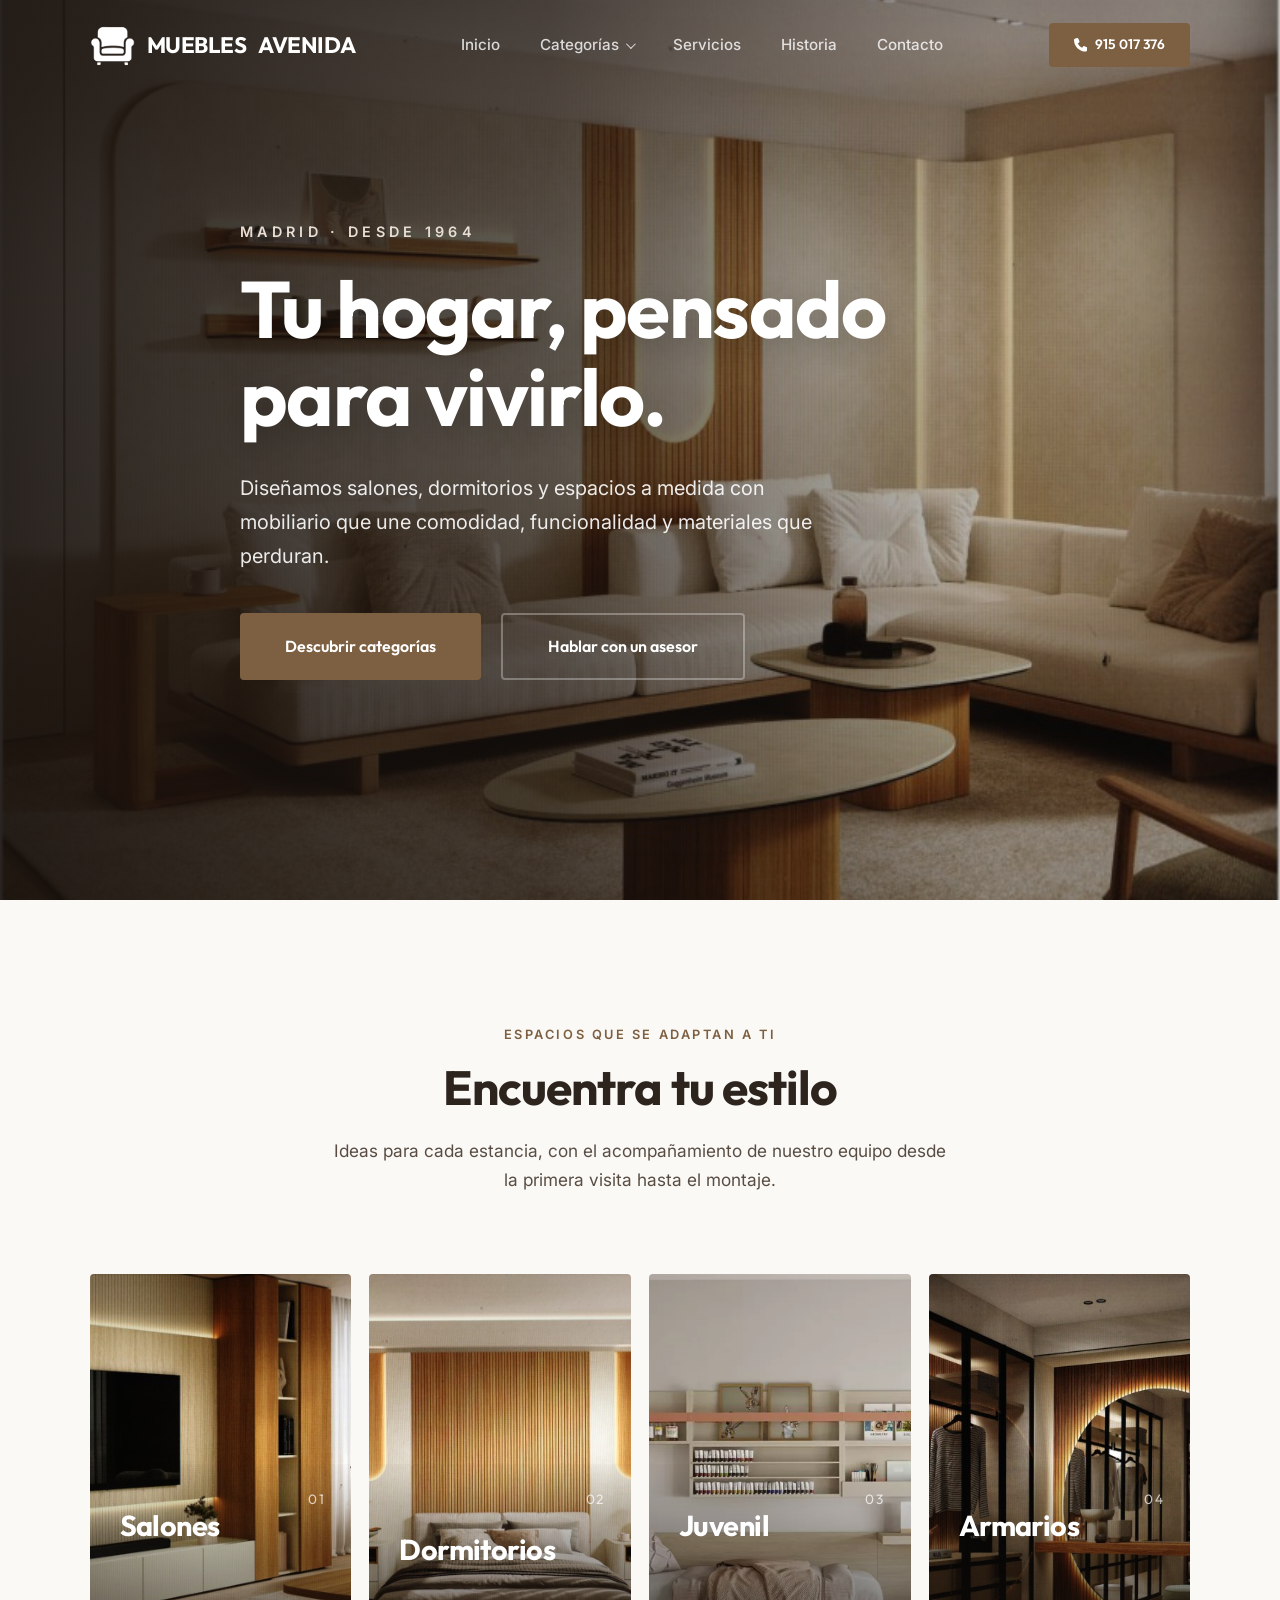
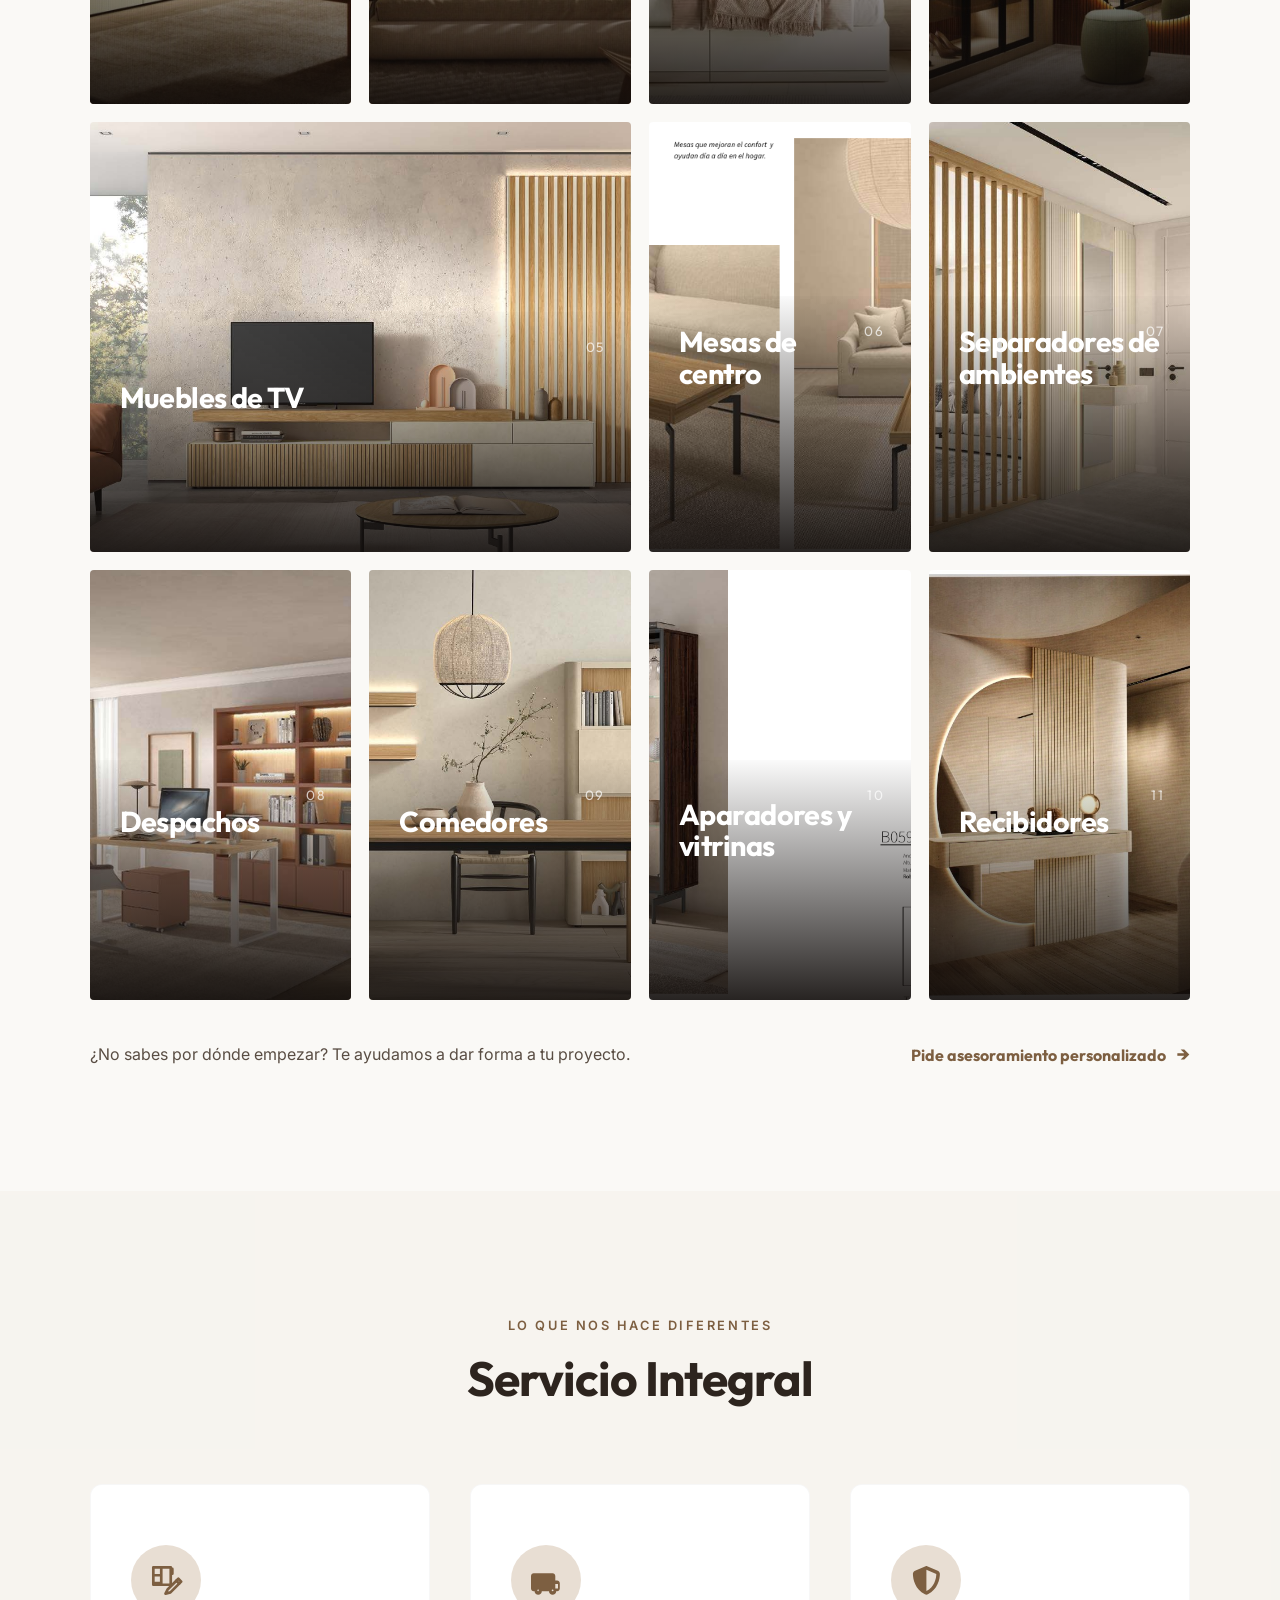
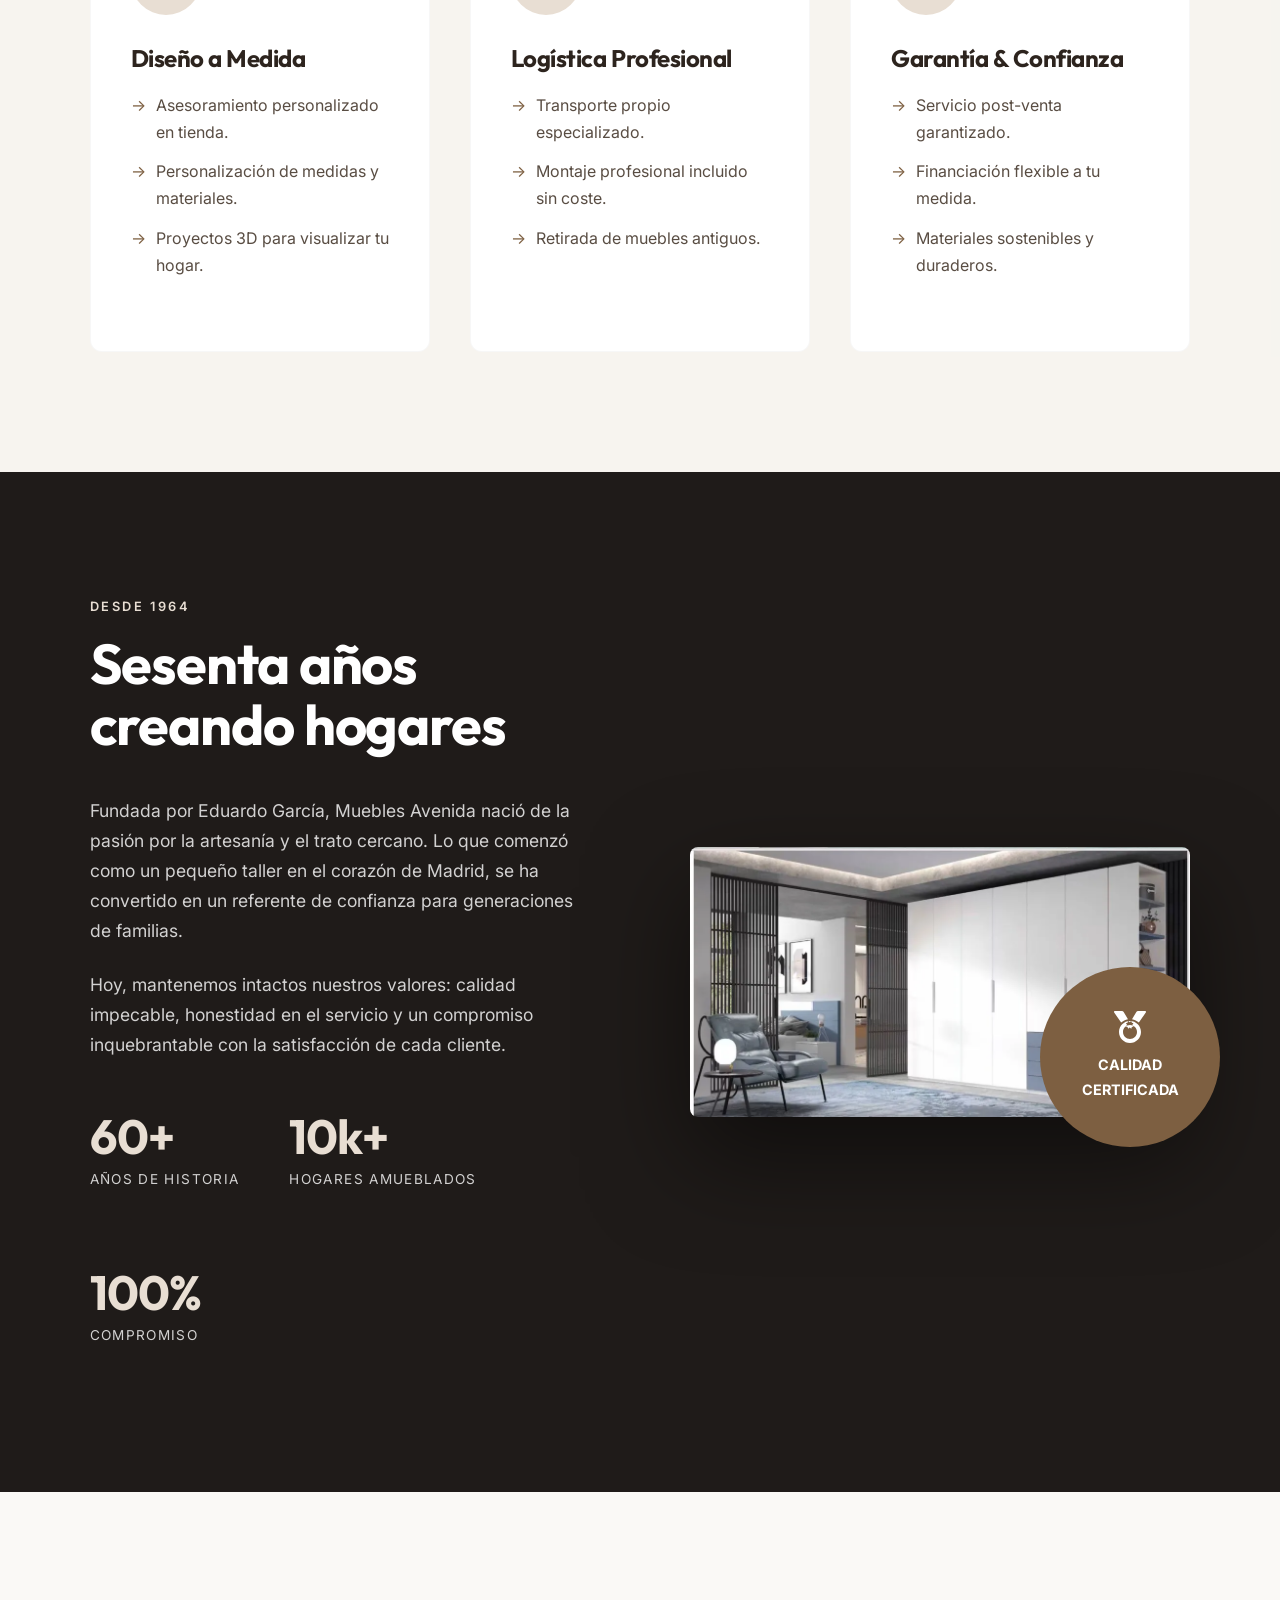
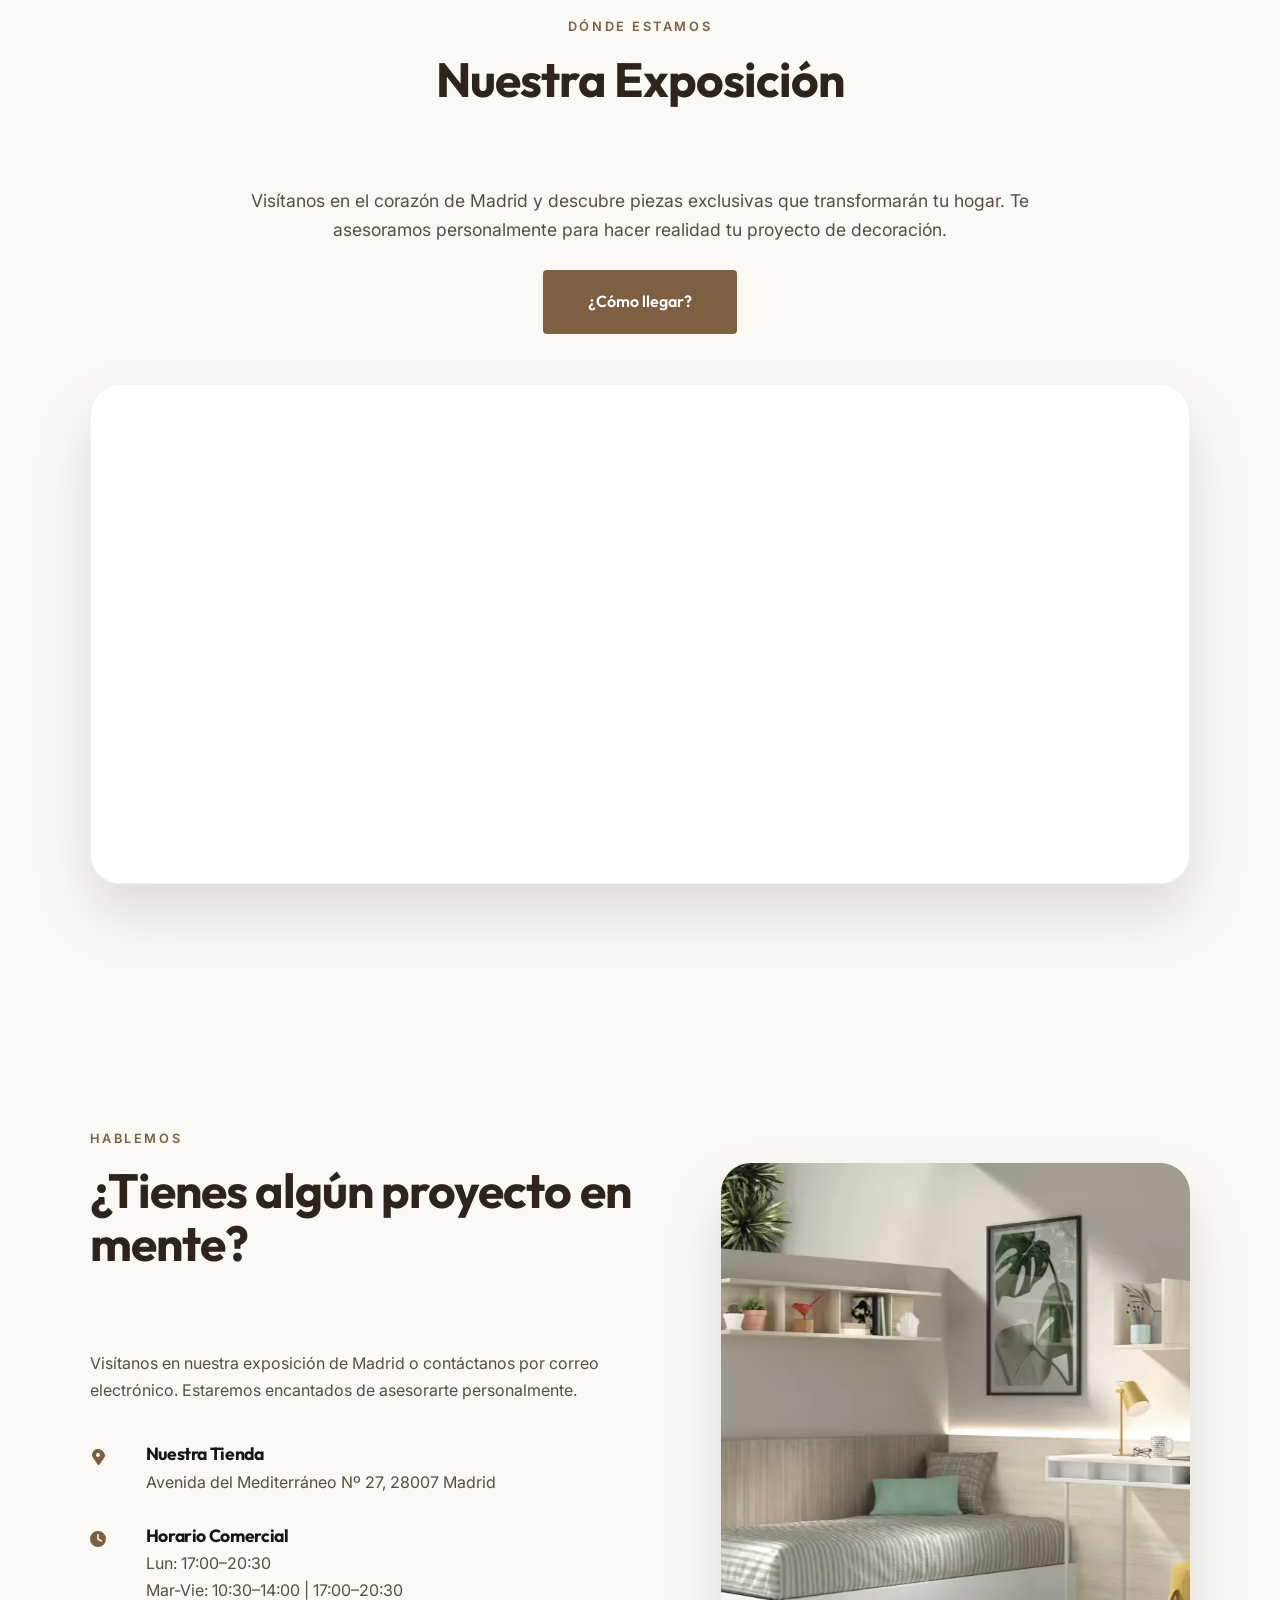
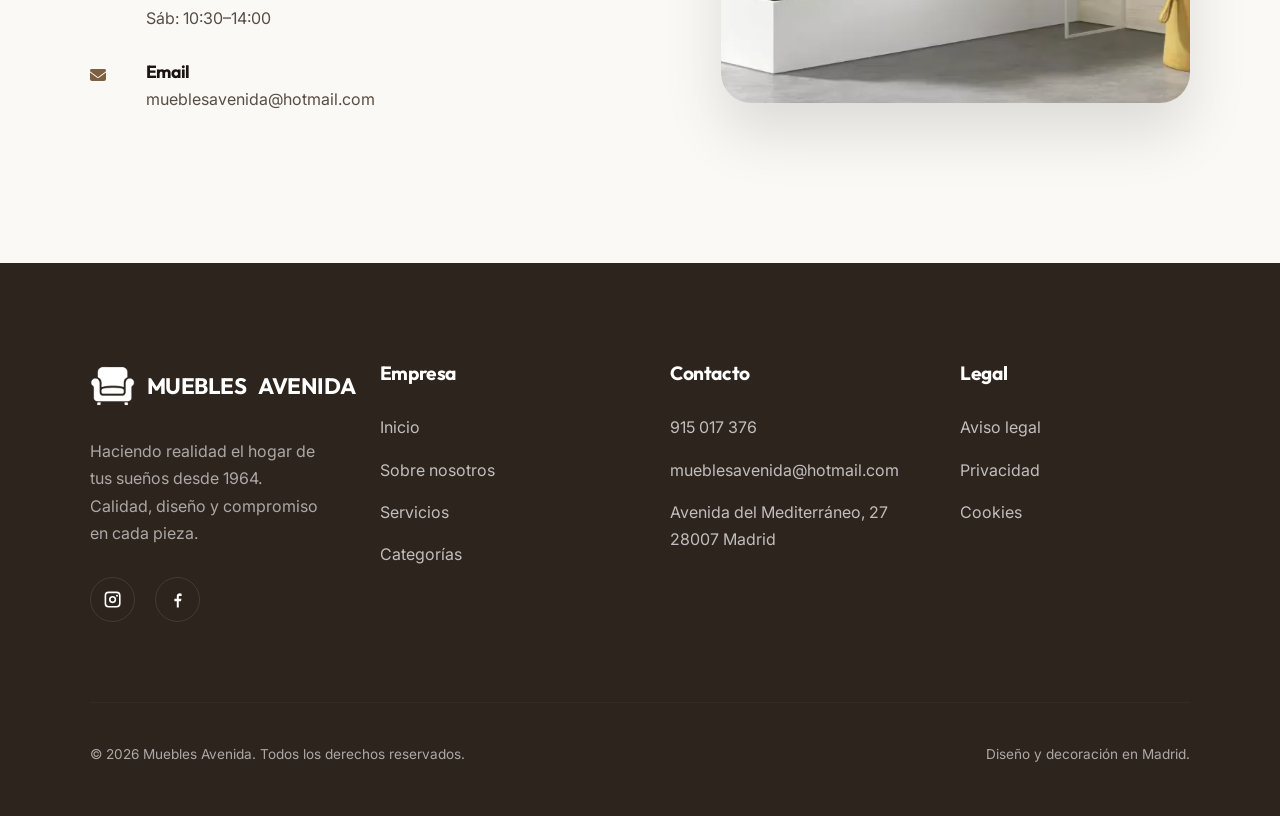
<file: index.html>
<!DOCTYPE html>
<html lang="es">
<head>
    <meta charset="UTF-8">
    <meta name="viewport" content="width=device-width, initial-scale=1.0">
    <title>Muebles Avenida | Excelencia en Mobiliario desde 1964</title>
    <meta name="description" content="Descubre la elegancia y tradición de Muebles Avenida. Especialistas en mobiliario de calidad, diseño a medida y montaje profesional en Madrid.">
    
    <!-- SEO & Social Media -->
    <link rel="canonical" href="https://www.mueblesavenida.com">
    <meta property="og:title" content="Muebles Avenida | Mobiliario Premium en Madrid">
    <meta property="og:description" content="Elegancia, calidad y tradición desde 1964. Transformamos tu hogar con diseños a medida.">
    <meta property="og:image" content="assets/categorias/salones/salon-sofa-modular-madera.jpg">
    <meta property="og:url" content="https://www.mueblesavenida.com">
    <meta property="og:type" content="website">
    <meta name="twitter:card" content="summary_large_image">
    
    <!-- Performance: Preconnect -->
    <link rel="preconnect" href="https://fonts.googleapis.com">
    <link rel="preconnect" href="https://fonts.gstatic.com" crossorigin>

    <!-- Optimized Font Loading -->
    <link rel="preload" as="style" href="https://fonts.googleapis.com/css2?family=Outfit:wght@300;400;500;600;700&family=Inter:wght@300;400;500;600&display=swap">
    <link rel="stylesheet" href="https://fonts.googleapis.com/css2?family=Outfit:wght@300;400;500;600;700&family=Inter:wght@300;400;500;600&display=swap" media="print" onload="this.media='all'">
    <noscript>
        <link rel="stylesheet" href="https://fonts.googleapis.com/css2?family=Outfit:wght@300;400;500;600;700&family=Inter:wght@300;400;500;600&display=swap">
    </noscript>
    
    <!-- Structured Data (JSON-LD) -->
    <script type="application/ld+json">
    {
      "@context": "https://schema.org",
      "@type": "FurnitureStore",
      "name": "Muebles Avenida",
      "image": "assets/categorias/salones/salon-sofa-modular-madera.jpg",
      "founder": "Eduardo García",
      "foundingDate": "1964",
      "address": {
        "@type": "PostalAddress",
        "streetAddress": "Avenida del Mediterráneo Nº 27",
        "addressLocality": "Madrid",
        "postalCode": "28007",
        "addressCountry": "ES"
      },
      "url": "https://www.mueblesavenida.com",
      "telephone": "+34915017376",
      "email": "mueblesavenida@hotmail.com",
      "openingHours": [
        "Mo 17:00-20:30",
        "Tu-Fr 10:30-14:00",
        "Tu-Fr 17:00-20:30",
        "Sa 10:30-14:00"
      ]
    }
    </script>

    <style>
    :root{--primary:#2D241E;--secondary:#7D5F41;--accent:#E8DED3;--white:#FFFFFF;--bg-light:#FAF9F6;--bg-dark:#1F1B19;--text-dark:#1A1512;--text-muted:#594D43;--glass:rgba(255,255,255,0.7);--glass-border:rgba(255,255,255,0.3);--shadow-soft:0 15px 45px rgba(0,0,0,0.05);--shadow-strong:0 30px 60px rgba(0,0,0,0.12);--nav-height:90px;--section-padding:120px 7%;--transition:all 0.5s cubic-bezier(0.23,1,0.32,1)}
    *{margin:0;padding:0;box-sizing:border-box;outline:none}
    html{scroll-behavior:smooth}
    html,body{overflow-x:hidden;position:relative;width:100%}
    body{font-family:'Inter',sans-serif;color:var(--text-dark);background-color:var(--bg-light);line-height:1.7}
    img,video,canvas,svg{max-width:100%;height:auto;display:block}
    h1,h2,h3,h4{font-family:'Outfit',sans-serif;font-weight:700;line-height:1.1;letter-spacing:-0.02em}
    section{padding:var(--section-padding);position:relative;overflow:hidden}
    .container{max-width:1400px;margin:0 auto}
    header{position:fixed;top:0;left:0;width:100%;height:var(--nav-height);display:flex;align-items:center;justify-content:space-between;padding:0 7%;z-index:1000;transition:var(--transition)}
    header.scrolled{height:75px;background:var(--glass);backdrop-filter:blur(20px);border-bottom:1px solid var(--glass-border);box-shadow:0 10px 30px rgba(0,0,0,0.03)}
    .logo{display:flex;align-items:center;gap:12px;text-decoration:none;font-family:'Outfit',sans-serif;font-size:1.4rem;font-weight:700;color:var(--white);letter-spacing:-0.5px}
    .logo img{height:45px;width:auto;transition:var(--transition);filter:brightness(0) invert(1)}
    .logo span{color:var(--white)}
    nav ul{display:flex;list-style:none;gap:40px}
    nav a{text-decoration:none;color:var(--white);font-weight:500;font-size:0.95rem;transition:var(--transition);opacity:0.8}
    .hamburger{display:none;cursor:pointer;background:none;border:none;z-index:1001}
    .hamburger span{display:block;width:25px;height:2px;background:var(--white);margin:5px 0;transition:var(--transition)}
    .hero{height:100vh;display:flex;align-items:center;position:relative;padding:0 7%;color:var(--white);background:var(--bg-dark)}
    .hero-bg{position:absolute;top:0;left:0;width:100%;height:100%;z-index:1}
    .hero-bg img{width:100%;height:100%;object-fit:cover;opacity:0.7}
    .hero-bg::after{content:'';position:absolute;top:0;left:0;width:100%;height:100%;background:linear-gradient(to right,rgba(0,0,0,0.8),rgba(0,0,0,0.2))}
    .hero-content{position:relative;z-index:2;max-width:800px}
    .hero h1{font-size:5rem;margin-bottom:30px;text-shadow:0 10px 30px rgba(0,0,0,0.2)}
    .btn{display:inline-flex;align-items:center;justify-content:center;padding:18px 45px;border-radius:4px;font-weight:600;text-decoration:none;transition:var(--transition);cursor:pointer;font-family:'Outfit',sans-serif;font-size:1rem;border:none}
    .btn-primary{background:var(--secondary);color:var(--white)}
    .btn-sm{padding:10px 25px;font-size:0.85rem}
    [data-reveal]{opacity:0;transform:translateY(40px);transition:1s cubic-bezier(0.23,1,0.32,1)}
    .icon-svg{width:1em;height:1em;vertical-align:-0.125em;fill:currentColor;display:inline-block}
    </style>

    <link rel="preload" href="style.css?v=1.4" as="style" onload="this.onload=null;this.rel='stylesheet'">
    <noscript><link rel="stylesheet" href="style.css?v=1.4"></noscript>
    
    <!-- Favicon -->
    <link rel="icon" type="image/webp" href="assets/branding/favicon.webp">
</head>

<body>

    <div data-header-slot></div>



    <!-- Hero Section -->
    <section id="Inicio" class="hero">
        <div class="hero-bg">
            <picture>
                <img src="assets/categorias/salones/salon-sofa-modular-madera.jpg" alt="Salón contemporáneo con sofá modular y detalles de madera" width="617" height="829" fetchpriority="high">
            </picture>
        </div>
        <div class="container">
            <div class="hero-content" data-reveal>
                <span>Madrid · Desde 1964</span>
                <h1>Tu hogar, pensado para vivirlo.</h1>
                <p>Diseñamos salones, dormitorios y espacios a medida con mobiliario que une comodidad, funcionalidad y materiales que perduran.</p>
                <div class="hero-btns">
                    <a href="#Colecciones" class="btn btn-primary">Descubrir categorías</a>
                    <a href="#Contacto" class="btn btn-outline">Hablar con un asesor</a>
                </div>
            </div>
        </div>
    </section>

    <!-- Collections Section -->
    <section id="Colecciones">
        <div class="container">
            <div class="section-header" data-reveal>
                <span>Espacios que se adaptan a ti</span>
                <h2>Encuentra tu estilo</h2>
                <p class="section-intro">Ideas para cada estancia, con el acompañamiento de nuestro equipo desde la primera visita hasta el montaje.</p>
            </div>
            
            <div class="collections-grid">
                <a class="collection-card" href="categoria.html?categoria=salones" data-reveal>
                    <img src="assets/categorias/salones/salon-tv-panel-madera-integrado.jpg" alt="Salón elegante con mueble de televisión y panel de madera" width="499" height="766" loading="lazy">
                    <div class="collection-overlay">
                        <span class="collection-number">01</span>
                        <h3>Salones</h3>
                        <p>Sofás, muebles de televisión y composiciones para compartir cada día.</p>
                        <span class="collection-link">Ver galería <b>→</b></span>
                    </div>
                </a>
                <a class="collection-card" href="categoria.html?categoria=dormitorios" data-reveal>
                    <img src="assets/categorias/dormitorios/dormitorio-cabecero-listones-madera.jpg" alt="Dormitorio con cama y cabecero de listones de madera" width="510" height="648" loading="lazy">
                    <div class="collection-overlay">
                        <span class="collection-number">02</span>
                        <h3>Dormitorios</h3>
                        <p>Descanso, orden y diseño a la medida de tu ritmo.</p>
                        <span class="collection-link">Ver galería <b>→</b></span>
                    </div>
                </a>
                <a class="collection-card" href="categoria.html?categoria=juvenil" data-reveal>
                    <img src="assets/categorias/juvenil/dormitorio-juvenil-cama-escritorio.png" alt="Dormitorio juvenil con cama, escritorio y estanterías" width="1270" height="766" loading="lazy">
                    <div class="collection-overlay">
                        <span class="collection-number">03</span>
                        <h3>Juvenil</h3>
                        <p>Soluciones que crecen con ellos: descanso, estudio y almacenaje.</p>
                        <span class="collection-link">Ver galería <b>→</b></span>
                    </div>
                </a>
                <a class="collection-card" href="categoria.html?categoria=armarios" data-reveal>
                    <img src="assets/categorias/armarios/vestidor-espejo-redondo-iluminado.jpg" alt="Vestidor con armarios de cristal oscuro y espejo circular iluminado" width="574" height="630" loading="lazy">
                    <div class="collection-overlay">
                        <span class="collection-number">04</span>
                        <h3>Armarios</h3>
                        <p>Armarios y vestidores a medida para aprovechar cada centímetro.</p>
                        <span class="collection-link">Ver galería <b>→</b></span>
                    </div>
                </a>
                <a class="collection-card collection-card--wide" href="categoria.html?categoria=muebles-tv" data-reveal>
                    <img src="assets/categorias/muebles-tv/mueble-tv-moderno-12.png" alt="Composición de mueble de televisión moderno" width="1419" height="754" loading="lazy">
                    <div class="collection-overlay">
                        <span class="collection-number">05</span>
                        <h3>Muebles de TV</h3>
                        <p>Composiciones actuales para integrar pantalla, almacenaje e iluminación.</p>
                        <span class="collection-link">Ver 12 ambientes <b>→</b></span>
                    </div>
                </a>
                <a class="collection-card collection-card--feature" href="categoria.html?categoria=mesas-de-centro" data-reveal>
                    <img src="assets/categorias/mesas-de-centro/mesa-elevable-sofa-01.png" alt="Mesa de centro elevable frente a un sofá" width="853" height="532" loading="lazy">
                    <div class="collection-overlay">
                        <span class="collection-number">06</span>
                        <h3>Mesas de centro</h3>
                        <p>Diseños que combinan presencia, almacenaje y versatilidad.</p>
                        <span class="collection-link">Ver 3 ambientes <b>→</b></span>
                    </div>
                </a>
                <a class="collection-card collection-card--feature" href="categoria.html?categoria=separadores-de-ambientes" data-reveal>
                    <img src="assets/categorias/separadores-de-ambientes/separador-listones-salon-02.png" alt="Separador de ambientes de listones de madera" width="574" height="641" loading="lazy">
                    <div class="collection-overlay">
                        <span class="collection-number">07</span>
                        <h3>Separadores de ambientes</h3>
                        <p>Listones y soluciones ligeras para definir espacios sin cerrarlos.</p>
                        <span class="collection-link">Ver 6 ambientes <b>→</b></span>
                    </div>
                </a>
                <a class="collection-card" href="categoria.html?categoria=despachos" data-reveal>
                    <img src="assets/categorias/despachos/despacho-biblioteca-iluminada-01.png" alt="Despacho con escritorio y biblioteca iluminada" width="520" height="562" loading="lazy">
                    <div class="collection-overlay">
                        <span class="collection-number">08</span>
                        <h3>Despachos</h3>
                        <p>Espacios de trabajo funcionales, ordenados y bien iluminados.</p>
                        <span class="collection-link">Ver galería <b>→</b></span>
                    </div>
                </a>
                <a class="collection-card" href="categoria.html?categoria=comedor" data-reveal>
                    <img src="assets/categorias/comedor/comedor-mesa-madera-estanteria-04.png" alt="Comedor con mesa de madera y estantería" width="1306" height="775" loading="lazy">
                    <div class="collection-overlay">
                        <span class="collection-number">09</span>
                        <h3>Comedores</h3>
                        <p>Mesas, sillas y composiciones pensadas para reunirse.</p>
                        <span class="collection-link">Ver galería <b>→</b></span>
                    </div>
                </a>
                <a class="collection-card" href="categoria.html?categoria=aparadores-y-vitrinas" data-reveal>
                    <img src="assets/categorias/aparadores-y-vitrinas/vitrina-cristal-oscura-03.png" alt="Vitrina oscura con puertas de cristal" width="1702" height="682" loading="lazy">
                    <div class="collection-overlay">
                        <span class="collection-number">10</span>
                        <h3>Aparadores y vitrinas</h3>
                        <p>Almacenaje con carácter para poner en valor cada pieza.</p>
                        <span class="collection-link">Ver galería <b>→</b></span>
                    </div>
                </a>
                <a class="collection-card" href="categoria.html?categoria=recibidores" data-reveal>
                    <img src="assets/categorias/recibidores/recibidor-espejo-arco-iluminado.jpg" alt="Recibidor con consola suspendida y espejo iluminado" width="615" height="771" loading="lazy">
                    <div class="collection-overlay">
                        <span class="collection-number">11</span>
                        <h3>Recibidores</h3>
                        <p>Entradas prácticas y acogedoras para dar la bienvenida.</p>
                        <span class="collection-link">Ver galería <b>→</b></span>
                    </div>
                </a>
            </div>
            <div class="collections-cta" data-reveal>
                <p>¿No sabes por dónde empezar? Te ayudamos a dar forma a tu proyecto.</p>
                <a href="#Contacto" class="text-link">Pide asesoramiento personalizado <span>→</span></a>
            </div>
        </div>
    </section>

    <!-- Services Section -->
    <section id="Servicios" style="background: rgba(232, 222, 211, 0.2);">
        <div class="container">
            <div class="section-header" data-reveal>
                <span>Lo que nos hace diferentes</span>
                <h2>Servicio Integral</h2>
            </div>
            
            <div class="services-grid">
                <div class="service-item" data-reveal>
                    <div class="service-icon"><svg class="icon-svg" viewBox="0 0 512 512" aria-hidden="true"><path d="M359.7 13.3c-10.7-10.7-28.1-10.7-38.8 0L242.3 91.9 233.1 82.7c-10.7-10.7-28.1-10.7-38.8 0L15.3 238.8c-10.7 10.7-10.7 28.1 0 38.8l20.4 20.4 20.4 20.4c10.7 10.7 28.1 10.7 38.8 0l165.7-165.7 8.3 8.3c10.7 10.7 28.1 10.7 38.8 0l20.4-20.4 20.4-20.4c10.7-10.7 10.7-28.1 0-38.8l-8.3-8.3 78.5-78.5c10.7-10.7 10.7-28.1 0-38.8L359.7 13.3zM151.7 320.7l-9.4 9.4-44.5 44.5-9.4 9.4-38.8-38.8 9.4-9.4 44.5-44.5 9.4-9.4 38.8 38.8zm358.3-228.6c1.7-1.7 2.3-4.2 1.6-6.5l-33.6-107.4c-1.3-4.1-5.1-6.9-9.5-6.9H328.7c-2.3 0-4.5 0.9-6.2 2.5l-18.8 18.8c-1.7 1.7-2.5 3.9-2.5 6.2v39.5c0 4.4 2.8 8.2 6.9 9.5l107.4 33.6c2.3 0.7 4.8 0.1 6.5-1.6l18.8-18.8z"/></svg></div>
                    <h3>Diseño a Medida</h3>
                    <ul>
                        <li>Asesoramiento personalizado en tienda.</li>
                        <li>Personalización de medidas y materiales.</li>
                        <li>Proyectos 3D para visualizar tu hogar.</li>
                    </ul>
                </div>
                <div class="service-item" data-reveal>
                    <div class="service-icon"><svg class="icon-svg" viewBox="0 0 512 512" aria-hidden="true"><path d="M48 128C21.5 128 0 149.5 0 176V400c0 26.5 21.5 48 48 48H64c0 35.3 28.7 64 64 64s64-28.7 64-64H320c0 35.3 28.7 64 64 64s64-28.7 64-64h16c26.5 0 48-21.5 48-48V304c0-26.5-21.5-48-48-48H432V176c0-26.5-21.5-48-48-48H48zM432 320h48v80H432V320zM128 416c8.8 0 16 7.2 16 16s-7.2 16-16 16s-16-7.2-16-16s7.2-16 16-16zm256 0c8.8 0 16 7.2 16 16s-7.2 16-16 16s-16-7.2-16-16s7.2-16 16-16z"/></svg></div>
                    <h3>Logística Profesional</h3>
                    <ul>
                        <li>Transporte propio especializado.</li>
                        <li>Montaje profesional incluido sin coste.</li>
                        <li>Retirada de muebles antiguos.</li>
                    </ul>
                </div>
                <div class="service-item" data-reveal>
                    <div class="service-icon"><svg class="icon-svg" viewBox="0 0 512 512" aria-hidden="true"><path d="M256 0c4.6 0 9.2 1 13.4 2.9L457.7 82.8c22 9.3 38.4 31 38.3 57.2c-.5 99.2-41.3 280.7-213.7 363.2c-16.7 8-36.1 8-52.8 0C57.3 420.7 16.5 239.2 16 140c-.1-26.2 16.3-47.9 38.3-57.2L242.7 2.9C246.8 1 251.4 0 256 0zm0 66.8V444.8C394 378 431.1 230.1 432 141.4L256 66.8l0 0z"/></svg></div>
                    <h3>Garantía & Confianza</h3>
                    <ul>
                        <li>Servicio post-venta garantizado.</li>
                        <li>Financiación flexible a tu medida.</li>
                        <li>Materiales sostenibles y duraderos.</li>
                    </ul>
                </div>
            </div>
        </div>
    </section>

    <!-- History Section -->
    <section id="Historia" class="history">
        <div class="container history-grid">
            <div class="history-content" data-reveal>
                <div class="section-header" style="text-align: left; margin-bottom: 40px;">
                    <span style="color: var(--accent);">Desde 1964</span>
                    <h2 style="color: white; font-size: 3.5rem;">Sesenta años creando hogares</h2>
                </div>
                <p>Fundada por Eduardo García, Muebles Avenida nació de la pasión por la artesanía y el trato cercano. Lo que comenzó como un pequeño taller en el corazón de Madrid, se ha convertido en un referente de confianza para generaciones de familias.</p>
                <p>Hoy, mantenemos intactos nuestros valores: calidad impecable, honestidad en el servicio y un compromiso inquebrantable con la satisfacción de cada cliente.</p>
                
                <div class="history-stats">
                    <div class="stat-item">
                        <h3>60+</h3>
                        <p>Años de historia</p>
                    </div>
                    <div class="stat-item">
                        <h3>10k+</h3>
                        <p>Hogares amueblados</p>
                    </div>
                    <div class="stat-item">
                        <h3>100%</h3>
                        <p>Compromiso</p>
                    </div>
                </div>
            </div>
            <div class="history-img-wrapper" data-reveal>
                <picture>
                    <source srcset="assets/home/service1.webp" type="image/webp">
                    <img src="assets/home/service1.webp" alt="Interior de nuestra exposición histórica" width="800" height="600" loading="lazy">
                </picture>
                <div class="floating-badge">
                    <svg class="icon-svg" viewBox="0 0 512 512" aria-hidden="true" style="font-size: 2rem; margin-bottom: 10px;"><path d="M223.75 130.75L154.62 15.54A31.997 31.997 0 0 0 127.18 0H16.03C3.08 0-4.5 14.57 2.92 25.18l111.27 158.96c29.72-27.77 67.52-46.83 109.56-53.39zM495.97 0H384.82c-11.24 0-21.66 5.9-27.44 15.54l-69.13 115.21c42.04 6.56 79.84 25.62 109.56 53.38L509.08 25.18C516.5 14.57 508.92 0 495.97 0zM256 160c-97.2 0-176 78.8-176 176s78.8 176 176 176 176-78.8 176-176-78.8-176-176-176zm0 288c-61.76 0-112-50.24-112-112s50.24-112 112-112 112 50.24 112 112-50.24 112-112 112zm-4.78-183.1l-24.93 17.61-9.51-26.11-26.11-9.51 17.61-24.93-17.61-24.93 26.11-9.51 9.51-26.11 24.93 17.61 24.93-17.61 9.51 26.11 26.11 9.51-17.61 24.93 17.61 24.93-26.11 9.51-9.51 26.11-24.93-17.61z"/></svg>
                    <span style="font-weight: 700; font-size: 0.9rem;">CALIDAD<br>CERTIFICADA</span>
                </div>
            </div>
        </div>
    </section>

    <!-- Location Section -->
    <section id="Ubicacion" class="location-section">
        <div class="container">
            <div class="location-header" data-reveal>
                <div class="section-header">
                    <span>Dónde estamos</span>
                    <h2>Nuestra Exposición</h2>
                </div>
                <p>Visítanos en el corazón de Madrid y descubre piezas exclusivas que transformarán tu hogar. Te asesoramos personalmente para hacer realidad tu proyecto de decoración.</p>
                <a href="https://www.google.com/maps/dir//Muebles+Avenida,+Av.+del+Mediterr%C3%A1neo,+27,+Retiro,+28007+Madrid" target="_blank" class="btn btn-primary">¿Cómo llegar?</a>
            </div>
            
            <div class="map-outer-container" data-reveal>
                <div class="map-container">
                    <iframe class="lazy-map" title="Mapa con la ubicación de nuestra exposición de Muebles Avenida en Madrid" data-src="https://www.google.com/maps/embed?pb=!1m18!1m12!1m3!1d1519.0382080700338!2d-3.67456123037701!3d40.40715789821507!2m3!1f0!2f0!3f0!3m2!1i1024!2i768!4f13.1!3m3!1m2!1s0xd42261b1458240d%3A0x8105ebecc8386d48!2sMuebles%20Avenida!5e0!3m2!1ses!2ses!4v1754060461296!5m2!1ses!2ses" width="100%" height="100%" style="border:0; background: #eee url('data:image/svg+xml,%3Csvg xmlns=%22http://www.w3.org/2000/svg%22 width=%2238%22 height=%2238%22 viewBox=%220 0 38 38%22 stroke=%22%237D5F41%22%3E%3Cg fill=%22none%22 fill-rule=%22evenodd%22%3E%3Cg transform=%22translate(1 1)%22 stroke-width=%222%22%3E%3Ccircle stroke-opacity=%22.5%22 cx=%2218%22 cy=%2218%22 r=%2218%22/%3E%3Cpath d=%22M36 18c0-9.94-8.06-18-18-18%22%3E%3CanimateTransform attributeName=%22transform%22 type=%22rotate%22 from=%220 18 18%22 to=%22360 18 18%22 dur=%221s%22 repeatCount=%22indefinite%22/%3E%3C/path%3E%3C/g%3E%3C/g%3E%3C/svg%3E') center no-repeat;" allowfullscreen="" loading="lazy" referrerpolicy="no-referrer-when-downgrade"></iframe>
                </div>
            </div>
        </div>
    </section>

    <!-- Contact Section -->
    <section id="Contacto">
        <div class="container contact-container">
            <div class="contact-info" data-reveal>
                <div class="section-header" style="text-align: left;">
                    <span>Hablemos</span>
                    <h2>¿Tienes algún proyecto en mente?</h2>
                </div>
                <p style="margin-bottom: 40px; color: var(--text-muted);">Visítanos en nuestra exposición de Madrid o contáctanos por correo electrónico. Estaremos encantados de asesorarte personalmente.</p>
                
                <div class="contact-method">
                    <svg class="icon-svg" viewBox="0 0 512 512" aria-hidden="true" style="color: var(--secondary); margin-top: 5px; margin-right: 20px; width: 1.25rem;"><path d="M256 0c-106 0-192 86-192 192c0 16 2.1 31.5 6.1 46.2l185.9 275.8c4.3 6.4 11.5 10.3 19.1 10.3s14.8-3.9 19.1-10.3L479.9 238.2c4-14.7 6.1-30.2 6.1-46.2C448 86 362 0 256 0zM256 256c-35.3 0-64-28.7-64-64s28.7-64 64-64s64 28.7 64 64s-28.7 64-64 64z"/></svg>
                    <div>
                        <h3>Nuestra Tienda</h3>
                        <p>Avenida del Mediterráneo Nº 27, 28007 Madrid</p>
                    </div>
                </div>
                <div class="contact-method">
                    <svg class="icon-svg" viewBox="0 0 512 512" aria-hidden="true" style="color: var(--secondary); margin-top: 5px; margin-right: 20px; width: 1.25rem;"><path d="M256 0a256 256 0 1 1 0 512A256 256 0 1 1 256 0zM232 120V256c0 8.8 4.6 16.9 12 21.5l112 70c11.2 7 25.9 3.6 32.9-7.6s3.6-25.9-7.6-32.9L280 238.4V120c0-13.3-10.7-24-24-24s-24 10.7-24 24z"/></svg>
                    <div>
                        <h3>Horario Comercial</h3>
                        <p>Lun: 17:00–20:30<br>Mar-Vie: 10:30–14:00 | 17:00–20:30<br>Sáb: 10:30–14:00</p>
                    </div>
                </div>
                <div class="contact-method">
                    <svg class="icon-svg" viewBox="0 0 512 512" aria-hidden="true" style="color: var(--secondary); margin-top: 5px; margin-right: 20px; width: 1.25rem;"><path d="M48 64C21.5 64 0 85.5 0 112c0 15.1 7.1 29.3 19.2 38.4L236.8 313.6c11.4 8.5 27 8.5 38.4 0L492.8 150.4c12.1-9.1 19.2-23.3 19.2-38.4c0-26.5-21.5-48-48-48H48zM0 176V384c0 35.3 28.7 64 64 64H448c35.3 0 64-28.7 64-64V176L294.4 339.2c-22.8 17.1-54 17.1-76.8 0L0 176z"/></svg>
                    <div>
                        <h3>Email</h3>
                        <p>mueblesavenida@hotmail.com</p>
                    </div>
                </div>
            </div>

            <div class="contact-image" data-reveal>
                <img src="assets/home/service2.webp" alt="Dormitorio juvenil de nuestra colección" width="1216" height="760" loading="lazy">
            </div>

        </div>
    </section>

    <!-- Footer -->
    <div hidden>
    <footer>
        <div class="container">
            <div class="footer-grid">
                <div class="footer-col" data-reveal>
                    <a href="#" class="logo" style="margin-bottom: 30px;">
                        <img src="assets/branding/logo.webp" alt="Logo White" width="45" height="45">
                        <span style="color: white;">MUEBLES</span><span>AVENIDA</span>
                    </a>
                    <p style="opacity: 0.6; margin-bottom: 30px;">Haciendo realidad el hogar de tus sueños desde 1964. Calidad, diseño y compromiso en cada pieza.</p>
                    <div class="social-links">
                        <a href="https://www.instagram.com/muebles_avenida_decoracion" target="_blank" aria-label="Síguenos en Instagram"><svg class="icon-svg" viewBox="0 0 448 512" aria-hidden="true"><path d="M224.1 141c-63.6 0-114.9 51.3-114.9 114.9s51.3 114.9 114.9 114.9S339 319.5 339 255.9 287.7 141 224.1 141zm0 189.6c-41.1 0-74.7-33.5-74.7-74.7s33.5-74.7 74.7-74.7 74.7 33.5 74.7 74.7-33.6 74.7-74.7 74.7zm146.4-194.3c0 14.9-12 26.8-26.8 26.8-14.9 0-26.8-12-26.8-26.8s12-26.8 26.8-26.8 26.8 12 26.8 26.8zm76.1 27.2c-1.7-35.9-9.9-67.7-36.2-93.9-26.2-26.2-58-34.4-93.9-36.2-37-2.1-147.9-2.1-184.9 0-35.8 1.7-67.6 9.9-93.9 36.1s-34.4 58-36.2 93.9c-2.1 37-2.1 147.9 0 184.9 1.7 35.9 9.9 67.7 36.2 93.9s58 34.4 93.9 36.2c37 2.1 147.9 2.1 184.9 0 35.9-1.7 67.7-9.9 93.9-36.2 26.2-26.2 34.4-58 36.2-93.9 2.1-37 2.1-147.8 0-184.8zM398.8 388c-7.8 19.6-22.9 34.7-42.6 42.6-29.5 11.7-99.5 9-132.1 9s-102.7 2.6-132.1-9c-19.6-7.8-34.7-22.9-42.6-42.6-11.7-29.5-9-99.5-9-132.1s-2.6-102.7 9-132.1c7.8-19.6 22.9-34.7 42.6-42.6 29.5-11.7 99.5-9 132.1-9s102.7-2.6 132.1 9c19.6 7.8 34.7 22.9 42.6 42.6 11.7 29.5 9 99.5 9 132.1s2.7 102.7-9 132.1z"/></svg></a>
                        <a href="https://www.facebook.com/people/Muebles-Avenida-Decoracion/100067985006592/" target="_blank" aria-label="Síguenos en Facebook"><svg class="icon-svg" viewBox="0 0 320 512" aria-hidden="true"><path d="M279.14 288l14.22-92.66h-88.91v-60.13c0-25.35 12.42-50.06 52.24-50.06h40.42V6.26S260.43 0 225.36 0c-73.22 0-121.08 44.38-121.08 124.72v70.62H22.89V288h81.39v224h100.17V288z"/></svg></a>
                    </div>
                </div>
                
                <div class="footer-col" data-reveal>
                    <h4>Empresa</h4>
                    <ul>
                        <li><a href="#Inicio">Inicio</a></li>
                        <li><a href="#Historia">Sobre Nosotros</a></li>
                        <li><a href="#Servicios">Servicios</a></li>
                        <li><a href="#Colecciones">Colecciones</a></li>
                    </ul>
                </div>

                <div class="footer-col" data-reveal>
                    <h4>Legal</h4>
                    <ul>
                        <li><a href="#" class="legal-link" data-modal="aviso">Aviso Legal</a></li>
                        <li><a href="#" class="legal-link" data-modal="privacidad">Privacidad</a></li>
                        <li><a href="#" class="legal-link" data-modal="cookies">Cookies</a></li>
                    </ul>
                </div>


            </div>
            
            <div class="footer-bottom">
                <p>&copy; 2026 Muebles Avenida. Todos los derechos reservados.</p>
                <p>Diseño Web Premium para Madrid.</p>
            </div>
        </div>
    </footer>
    </div>
    <div data-footer-slot></div>

    <!-- Legal Modal -->
    <div id="legal-modal" class="modal-legal">
        <div class="modal-backdrop"></div>
        <div class="modal-wrapper">
            <div class="modal-header">
                <h3 id="modal-title">Legal</h3>
                <button class="modal-close" id="close-modal" aria-label="Cerrar"><svg class="icon-svg" viewBox="0 0 384 512" aria-hidden="true"><path d="M342.6 150.6c12.5-12.5 12.5-32.8 0-45.3s-32.8-12.5-45.3 0L192 210.7 86.6 105.4c-12.5-12.5-32.8-12.5-45.3 0s-12.5 32.8 0 45.3L146.7 256 41.4 361.4c-12.5 12.5-12.5 32.8 0 45.3s32.8 12.5 45.3 0L192 301.3l105.4 105.4c12.5 12.5 32.8 12.5 45.3 0s12.5-32.8 0-45.3L237.3 256 342.6 150.6z"/></svg></button>
            </div>
            <div class="modal-body">
                <!-- Content Sections (Hidden by default, shown by JS) -->
                <div id="content-aviso" class="legal-content">
                    <h4>1. Información General</h4>
                    <p>En cumplimiento con el deber de información recogido en artículo 10 de la Ley 34/2002, de 11 de julio, de Servicios de la Sociedad de la Información y del Comercio Electrónico, se detallan los siguientes datos:</p>
                    <ul>
                        <li><strong>Establecimiento:</strong> Muebles Avenida</li>
                        <li><strong>Dirección:</strong> Avenida del Mediterráneo Nº 27, 28007 Madrid</li>
                        <li><strong>Contacto:</strong> mueblesavenida@hotmail.com | 915 017 376</li>
                        <li><strong>Actividad:</strong> Venta y asesoramiento en mobiliario y decoración.</li>
                    </ul>
                    <h4>2. Condiciones de Uso</h4>
                    <p>El acceso y uso de este sitio web atribuye la condición de Usuario. El Usuario se compromete a hacer un uso adecuado de los contenidos que Muebles Avenida ofrece a través de su web.</p>
                    <h4>3. Propiedad Intelectual</h4>
                    <p>Muebles Avenida por sí o como cesionaria, es titular de todos los derechos de propiedad intelectual e industrial de su página web, así como de los elementos contenidos en la misma (imágenes, logotipos, textos, combinaciones de colores, etc.).</p>
                </div>

                <div id="content-privacidad" class="legal-content">
                    <h4>Protección de Datos</h4>
                    <p>De conformidad con el Reglamento (UE) 2016/679 (RGPD), los datos que nos facilite por correo electrónico se tratarán exclusivamente para gestionar sus consultas y facilitarle la información solicitada.</p>
                    <ul>
                        <li><strong>Responsable:</strong> Muebles Avenida.</li>
                        <li><strong>Base legal:</strong> Consentimiento del interesado.</li>
                        <li><strong>Derechos:</strong> Acceso, rectificación, supresión y otros derechos mediante solicitud escrita a mueblesavenida@hotmail.com.</li>
                    </ul>
                </div>

                <div id="content-cookies" class="legal-content">
                    <h4>Información sobre Cookies</h4>
                    <p>Muebles Avenida informa que este sitio web no utiliza cookies propias ni de terceros para recopilar datos personales, ni para el seguimiento o análisis de la navegación del usuario.</p>
                    <p>Nuestra web tiene un carácter puramente informativo y no hace uso de herramientas de rastreo, píxeles de seguimiento ni sistemas de analítica que requieran la instalación de cookies en su dispositivo.</p>
                </div>
            </div>
        </div>
    </div>

    <script src="header.js?v=1.1" defer></script>
    <script src="footer.js?v=1.0" defer></script>
    <script src="script.js?v=1.1" defer></script>
</body>
</html>
</file>
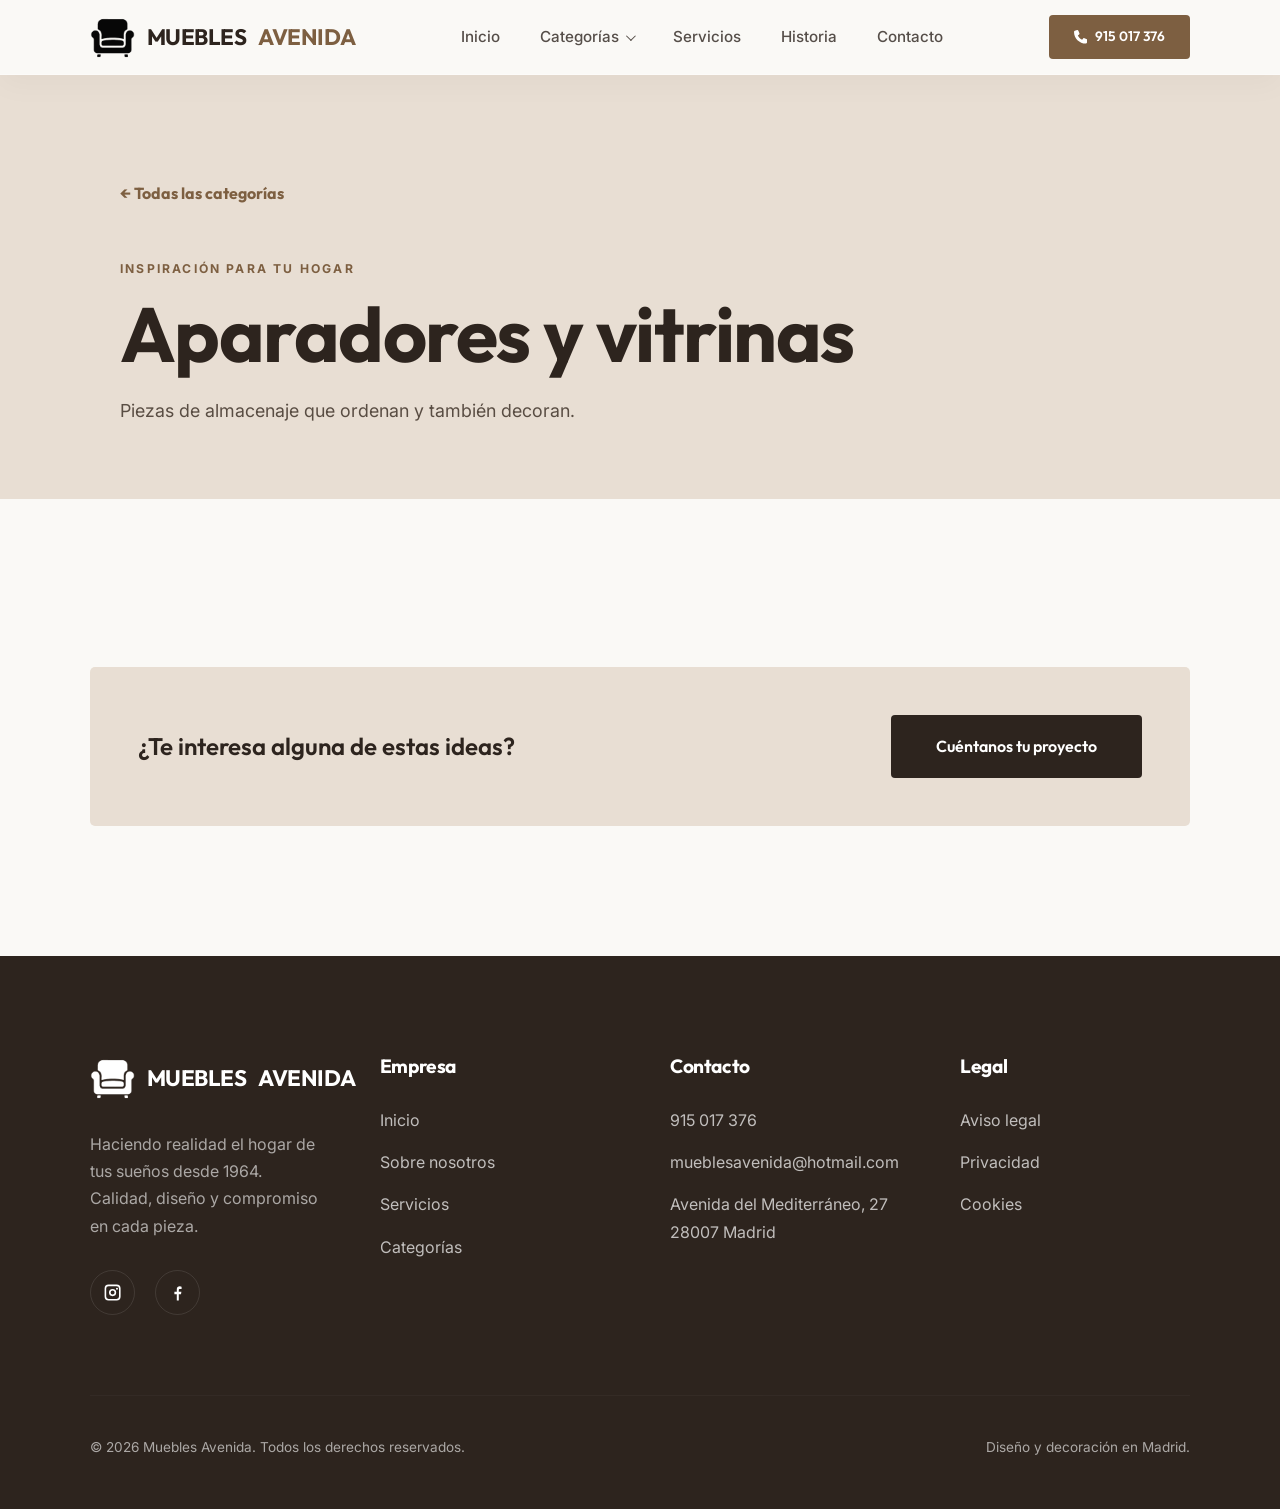
<file: categorias/aparadores-y-vitrinas/index.html>
<!doctype html><html lang="es"><head><meta charset="utf-8"><meta name="viewport" content="width=device-width, initial-scale=1"><title>Aparadores y vitrinas en Madrid | Muebles Avenida</title><meta name="description" content="Aparadores y vitrinas contemporáneos que ordenan y decoran tu hogar en Madrid."><link rel="canonical" href="https://www.mueblesavenida.com/categorias/aparadores-y-vitrinas/"><link rel="stylesheet" href="https://fonts.googleapis.com/css2?family=Outfit:wght@300;400;500;600;700&family=Inter:wght@300;400;500;600&display=swap"><link rel="stylesheet" href="../../style.css?v=1.7"><link rel="icon" href="../../assets/branding/favicon.webp"></head><body class="category-page" data-category="aparadores-y-vitrinas" data-site-root="../../"><div data-header-slot></div><main><section class="category-hero"><div class="container"><a class="category-back" href="../../index.html#Colecciones">← Todas las categorías</a><span class="category-eyebrow">Inspiración para tu hogar</span><h1>Aparadores y vitrinas</h1><p>Piezas de almacenaje que ordenan y también decoran.</p></div></section><section class="category-gallery-section"><div class="container"><p id="gallery-count" class="gallery-count"></p><div id="category-gallery" class="category-gallery"></div><div class="category-contact"><p>¿Te interesa alguna de estas ideas?</p><a href="../../index.html#Contacto" class="btn btn-primary">Cuéntanos tu proyecto</a></div></div></section></main><script src="../../header.js?v=1.3" defer></script><script src="../../category.js?v=1.4" defer></script></body></html>
</file>
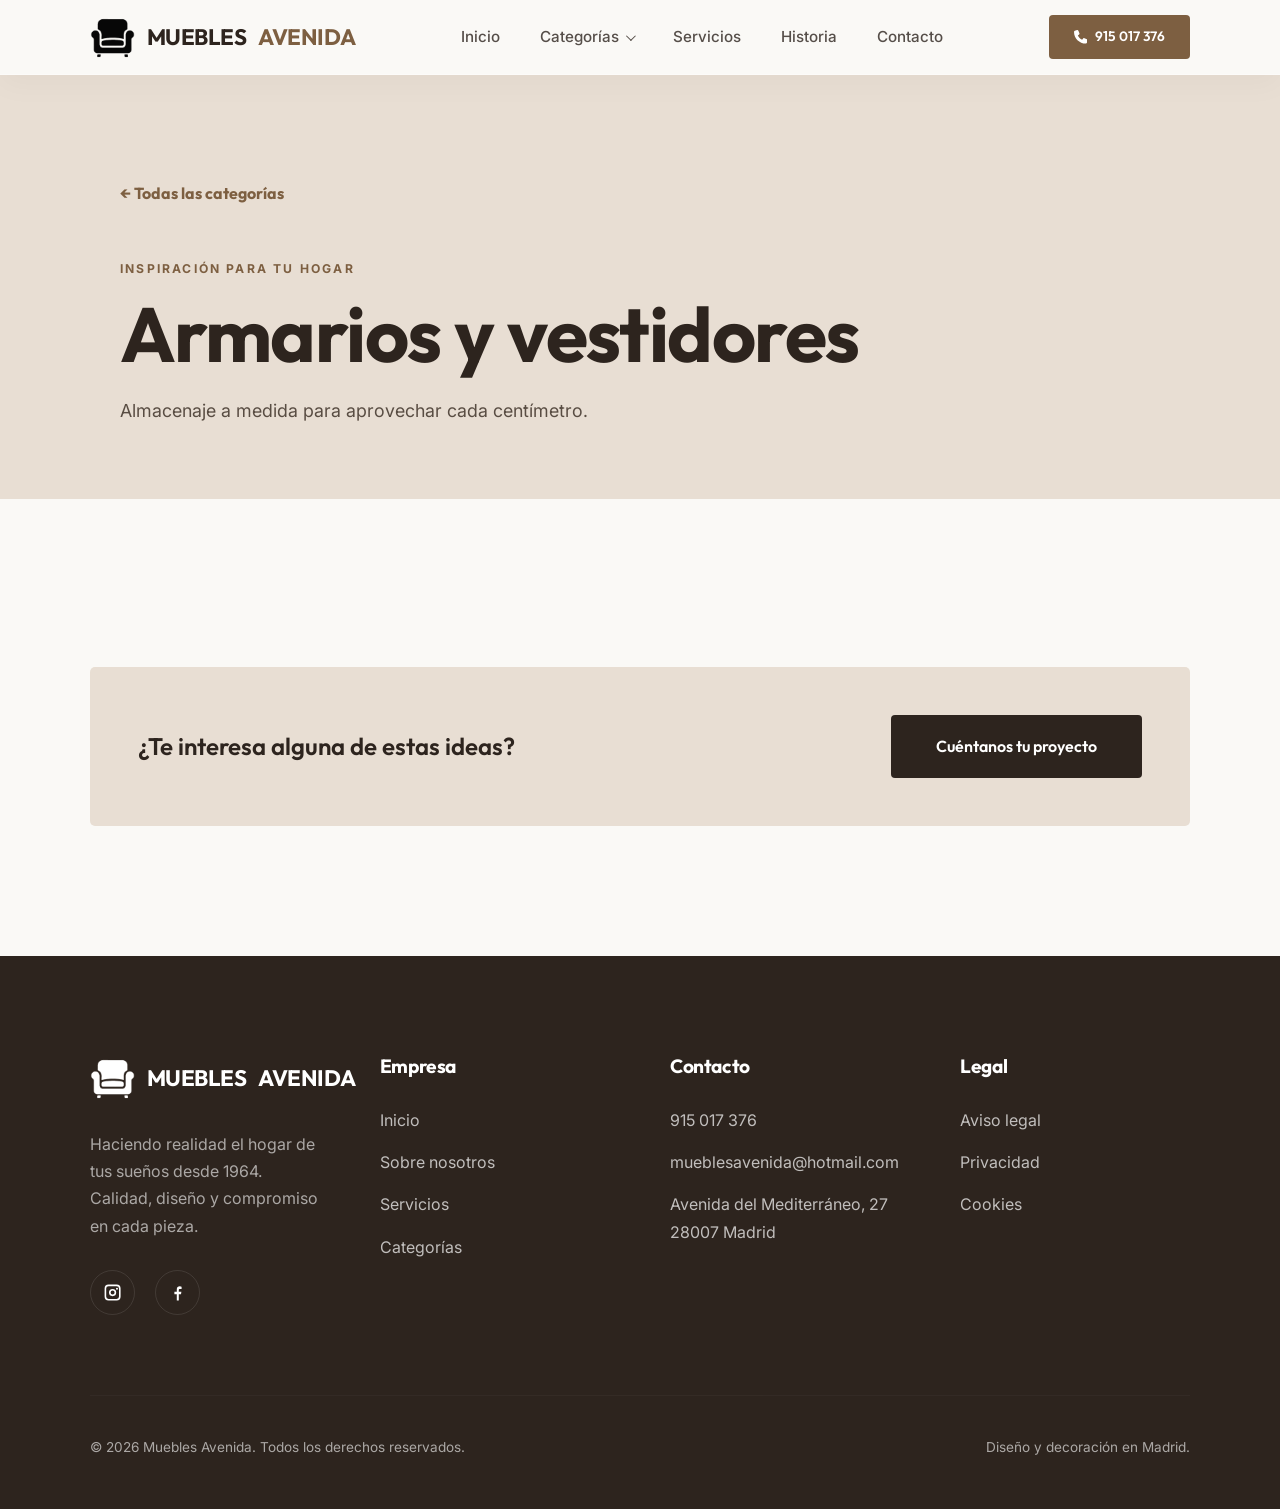
<file: categorias/armarios/index.html>
<!doctype html><html lang="es"><head><meta charset="utf-8"><meta name="viewport" content="width=device-width, initial-scale=1"><title>Armarios y vestidores a medida en Madrid | Muebles Avenida</title><meta name="description" content="Armarios y vestidores a medida para aprovechar cada centímetro de tu hogar en Madrid."><link rel="canonical" href="https://www.mueblesavenida.com/categorias/armarios/"><link rel="preconnect" href="https://fonts.googleapis.com"><link rel="preconnect" href="https://fonts.gstatic.com" crossorigin><link rel="stylesheet" href="https://fonts.googleapis.com/css2?family=Outfit:wght@300;400;500;600;700&family=Inter:wght@300;400;500;600&display=swap"><link rel="stylesheet" href="../../style.css?v=1.7"><link rel="icon" type="image/webp" href="../../assets/branding/favicon.webp"></head><body class="category-page" data-category="armarios" data-site-root="../../"><div data-header-slot></div><main><section class="category-hero"><div class="container"><a class="category-back" href="../../index.html#Colecciones">← Todas las categorías</a><span class="category-eyebrow">Inspiración para tu hogar</span><h1>Armarios y vestidores</h1><p>Almacenaje a medida para aprovechar cada centímetro.</p></div></section><section class="category-gallery-section"><div class="container"><p id="gallery-count" class="gallery-count"></p><div id="category-gallery" class="category-gallery" aria-live="polite"></div><div class="category-contact"><p>¿Te interesa alguna de estas ideas?</p><a href="../../index.html#Contacto" class="btn btn-primary">Cuéntanos tu proyecto</a></div></div></section></main><script src="../../header.js?v=1.3" defer></script><script src="../../category.js?v=1.4" defer></script></body></html>
</file>
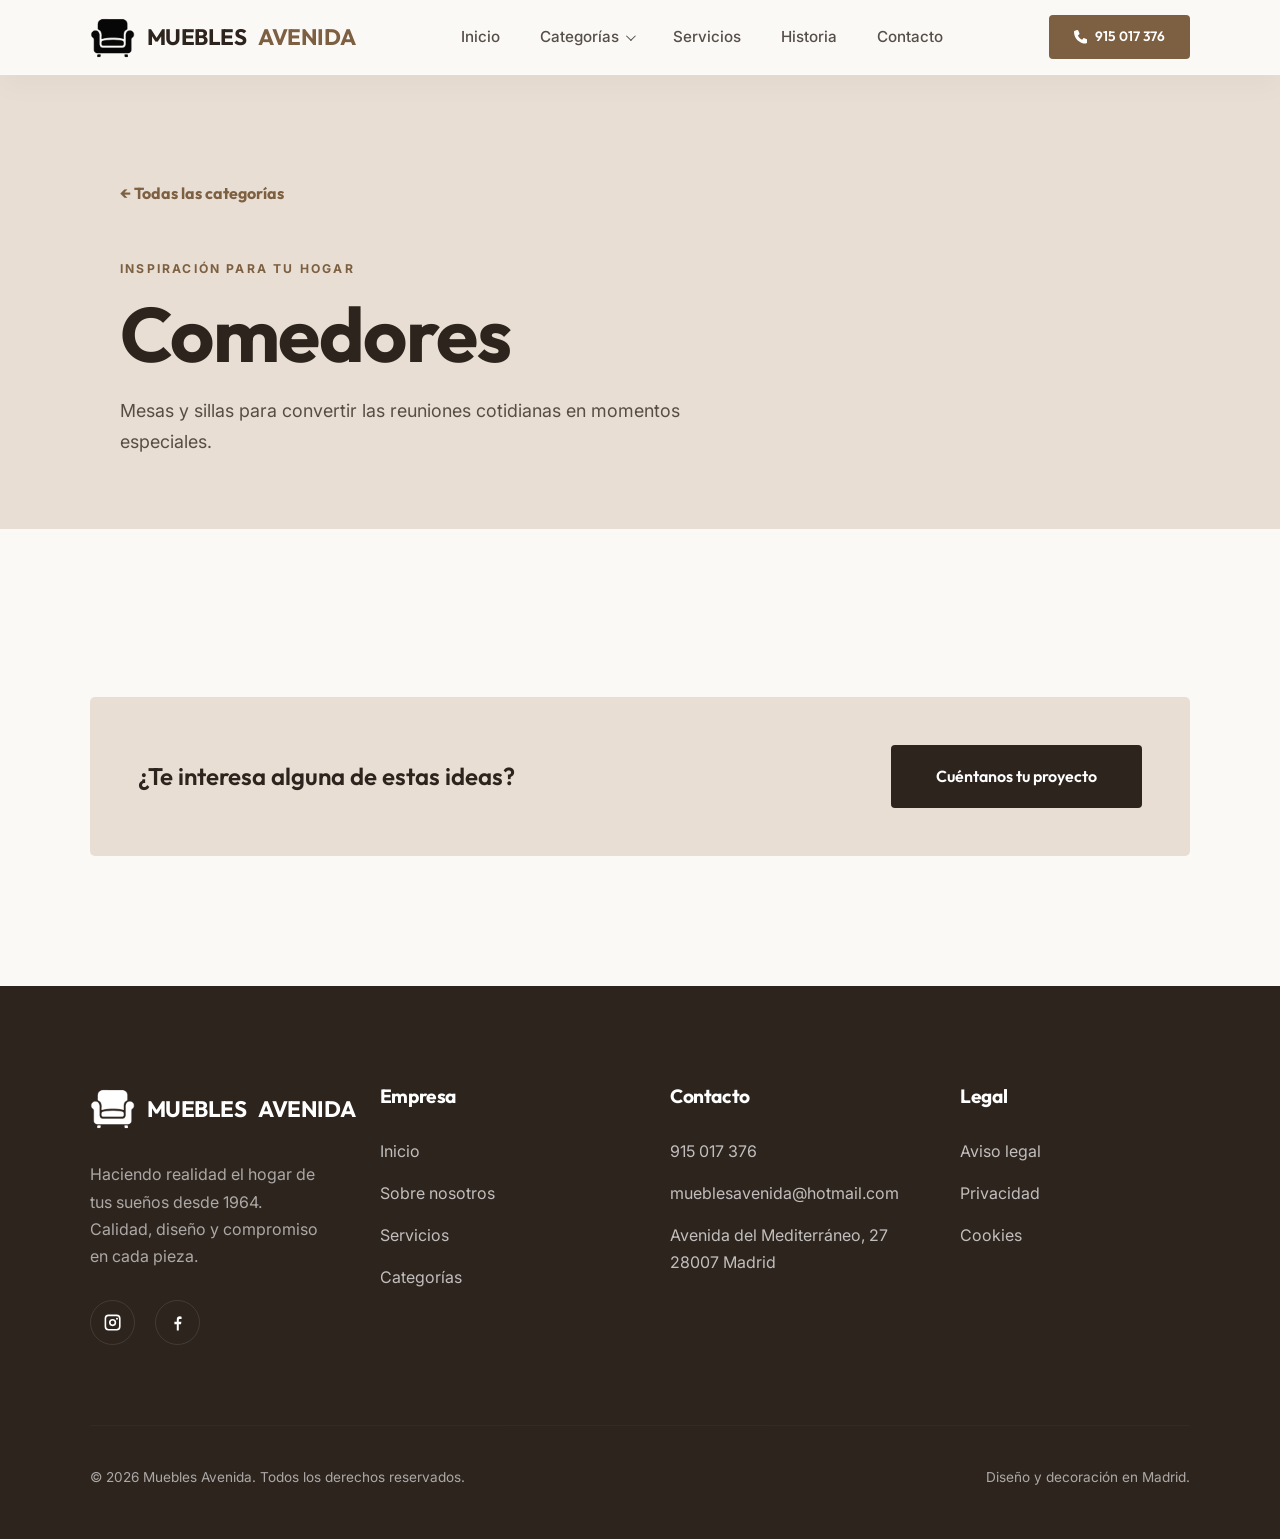
<file: categorias/comedor/index.html>
<!doctype html><html lang="es"><head><meta charset="utf-8"><meta name="viewport" content="width=device-width, initial-scale=1"><title>Comedores en Madrid | Muebles Avenida</title><meta name="description" content="Mesas y sillas de comedor para reuniones cotidianas y momentos especiales en Madrid."><link rel="canonical" href="https://www.mueblesavenida.com/categorias/comedor/"><link rel="stylesheet" href="https://fonts.googleapis.com/css2?family=Outfit:wght@300;400;500;600;700&family=Inter:wght@300;400;500;600&display=swap"><link rel="stylesheet" href="../../style.css?v=1.7"><link rel="icon" href="../../assets/branding/favicon.webp"></head><body class="category-page" data-category="comedor" data-site-root="../../"><div data-header-slot></div><main><section class="category-hero"><div class="container"><a class="category-back" href="../../index.html#Colecciones">← Todas las categorías</a><span class="category-eyebrow">Inspiración para tu hogar</span><h1>Comedores</h1><p>Mesas y sillas para convertir las reuniones cotidianas en momentos especiales.</p></div></section><section class="category-gallery-section"><div class="container"><p id="gallery-count" class="gallery-count"></p><div id="category-gallery" class="category-gallery"></div><div class="category-contact"><p>¿Te interesa alguna de estas ideas?</p><a href="../../index.html#Contacto" class="btn btn-primary">Cuéntanos tu proyecto</a></div></div></section></main><script src="../../header.js?v=1.3" defer></script><script src="../../category.js?v=1.4" defer></script></body></html>
</file>
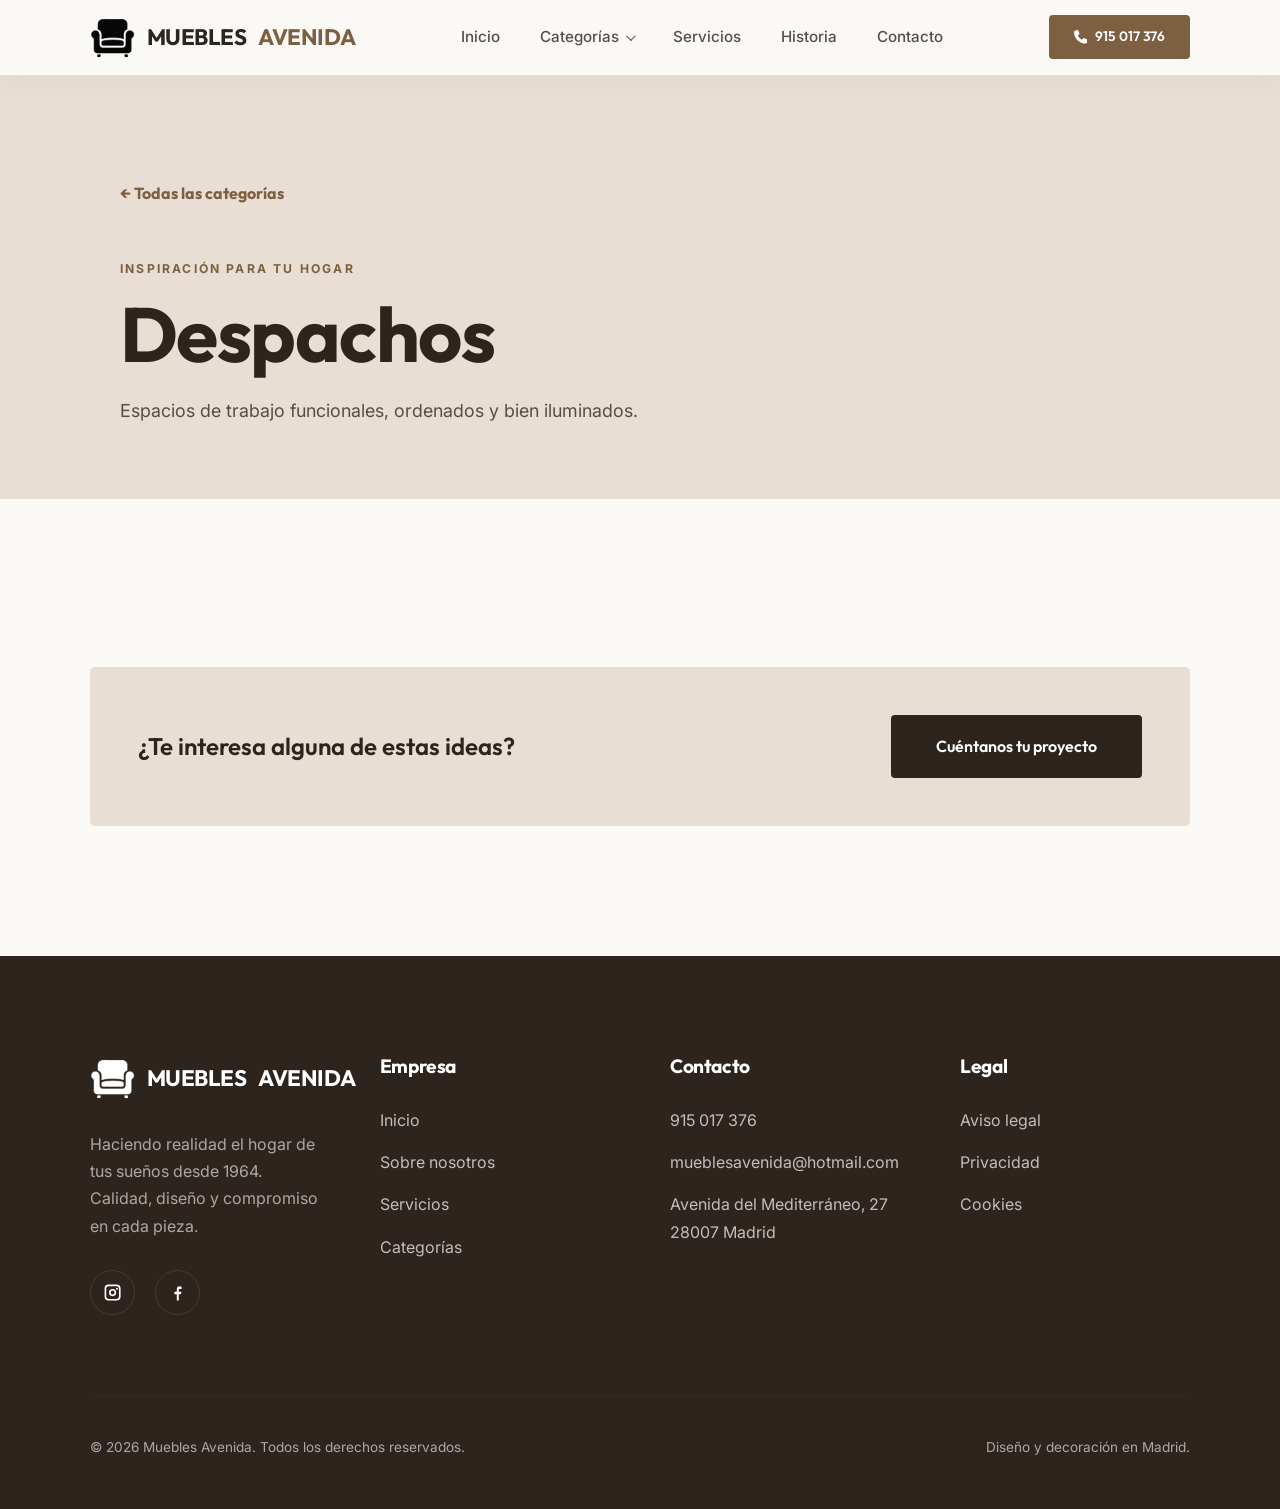
<file: categorias/despachos/index.html>
<!doctype html><html lang="es"><head><meta charset="utf-8"><meta name="viewport" content="width=device-width, initial-scale=1"><title>Muebles de despacho en Madrid | Muebles Avenida</title><meta name="description" content="Inspiración para despachos funcionales, ordenados y bien iluminados en Madrid."><link rel="canonical" href="https://www.mueblesavenida.com/categorias/despachos/"><link rel="stylesheet" href="https://fonts.googleapis.com/css2?family=Outfit:wght@300;400;500;600;700&family=Inter:wght@300;400;500;600&display=swap"><link rel="stylesheet" href="../../style.css?v=1.7"><link rel="icon" href="../../assets/branding/favicon.webp"></head><body class="category-page" data-category="despachos" data-site-root="../../"><div data-header-slot></div><main><section class="category-hero"><div class="container"><a class="category-back" href="../../index.html#Colecciones">← Todas las categorías</a><span class="category-eyebrow">Inspiración para tu hogar</span><h1>Despachos</h1><p>Espacios de trabajo funcionales, ordenados y bien iluminados.</p></div></section><section class="category-gallery-section"><div class="container"><p id="gallery-count" class="gallery-count"></p><div id="category-gallery" class="category-gallery"></div><div class="category-contact"><p>¿Te interesa alguna de estas ideas?</p><a href="../../index.html#Contacto" class="btn btn-primary">Cuéntanos tu proyecto</a></div></div></section></main><script src="../../header.js?v=1.3" defer></script><script src="../../category.js?v=1.4" defer></script></body></html>
</file>
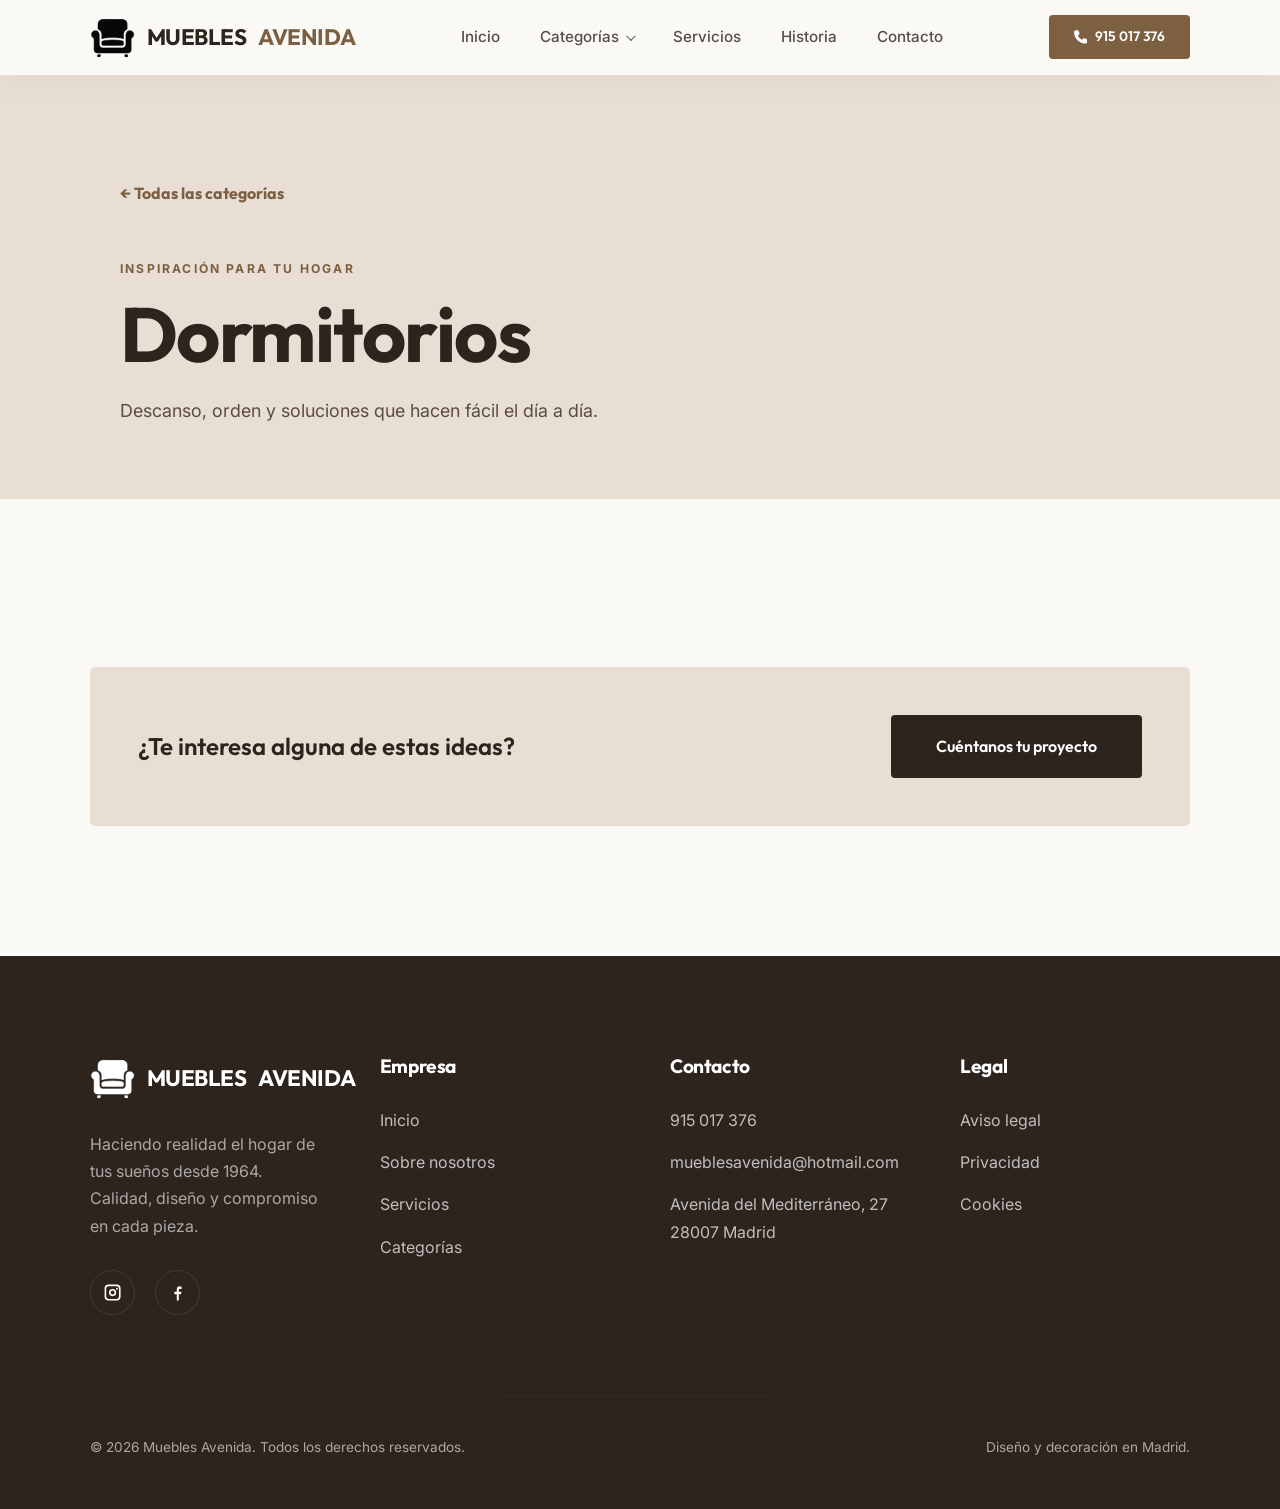
<file: categorias/dormitorios/index.html>
<!doctype html><html lang="es"><head><meta charset="utf-8"><meta name="viewport" content="width=device-width, initial-scale=1"><title>Dormitorios a medida en Madrid | Muebles Avenida</title><meta name="description" content="Ideas de dormitorios a medida: descanso, orden y diseño para tu hogar en Madrid."><link rel="canonical" href="https://www.mueblesavenida.com/categorias/dormitorios/"><link rel="preconnect" href="https://fonts.googleapis.com"><link rel="preconnect" href="https://fonts.gstatic.com" crossorigin><link rel="stylesheet" href="https://fonts.googleapis.com/css2?family=Outfit:wght@300;400;500;600;700&family=Inter:wght@300;400;500;600&display=swap"><link rel="stylesheet" href="../../style.css?v=1.7"><link rel="icon" type="image/webp" href="../../assets/branding/favicon.webp"></head><body class="category-page" data-category="dormitorios" data-site-root="../../"><div data-header-slot></div><main><section class="category-hero"><div class="container"><a class="category-back" href="../../index.html#Colecciones">← Todas las categorías</a><span class="category-eyebrow">Inspiración para tu hogar</span><h1>Dormitorios</h1><p>Descanso, orden y soluciones que hacen fácil el día a día.</p></div></section><section class="category-gallery-section"><div class="container"><p id="gallery-count" class="gallery-count"></p><div id="category-gallery" class="category-gallery" aria-live="polite"></div><div class="category-contact"><p>¿Te interesa alguna de estas ideas?</p><a href="../../index.html#Contacto" class="btn btn-primary">Cuéntanos tu proyecto</a></div></div></section></main><script src="../../header.js?v=1.3" defer></script><script src="../../category.js?v=1.4" defer></script></body></html>
</file>
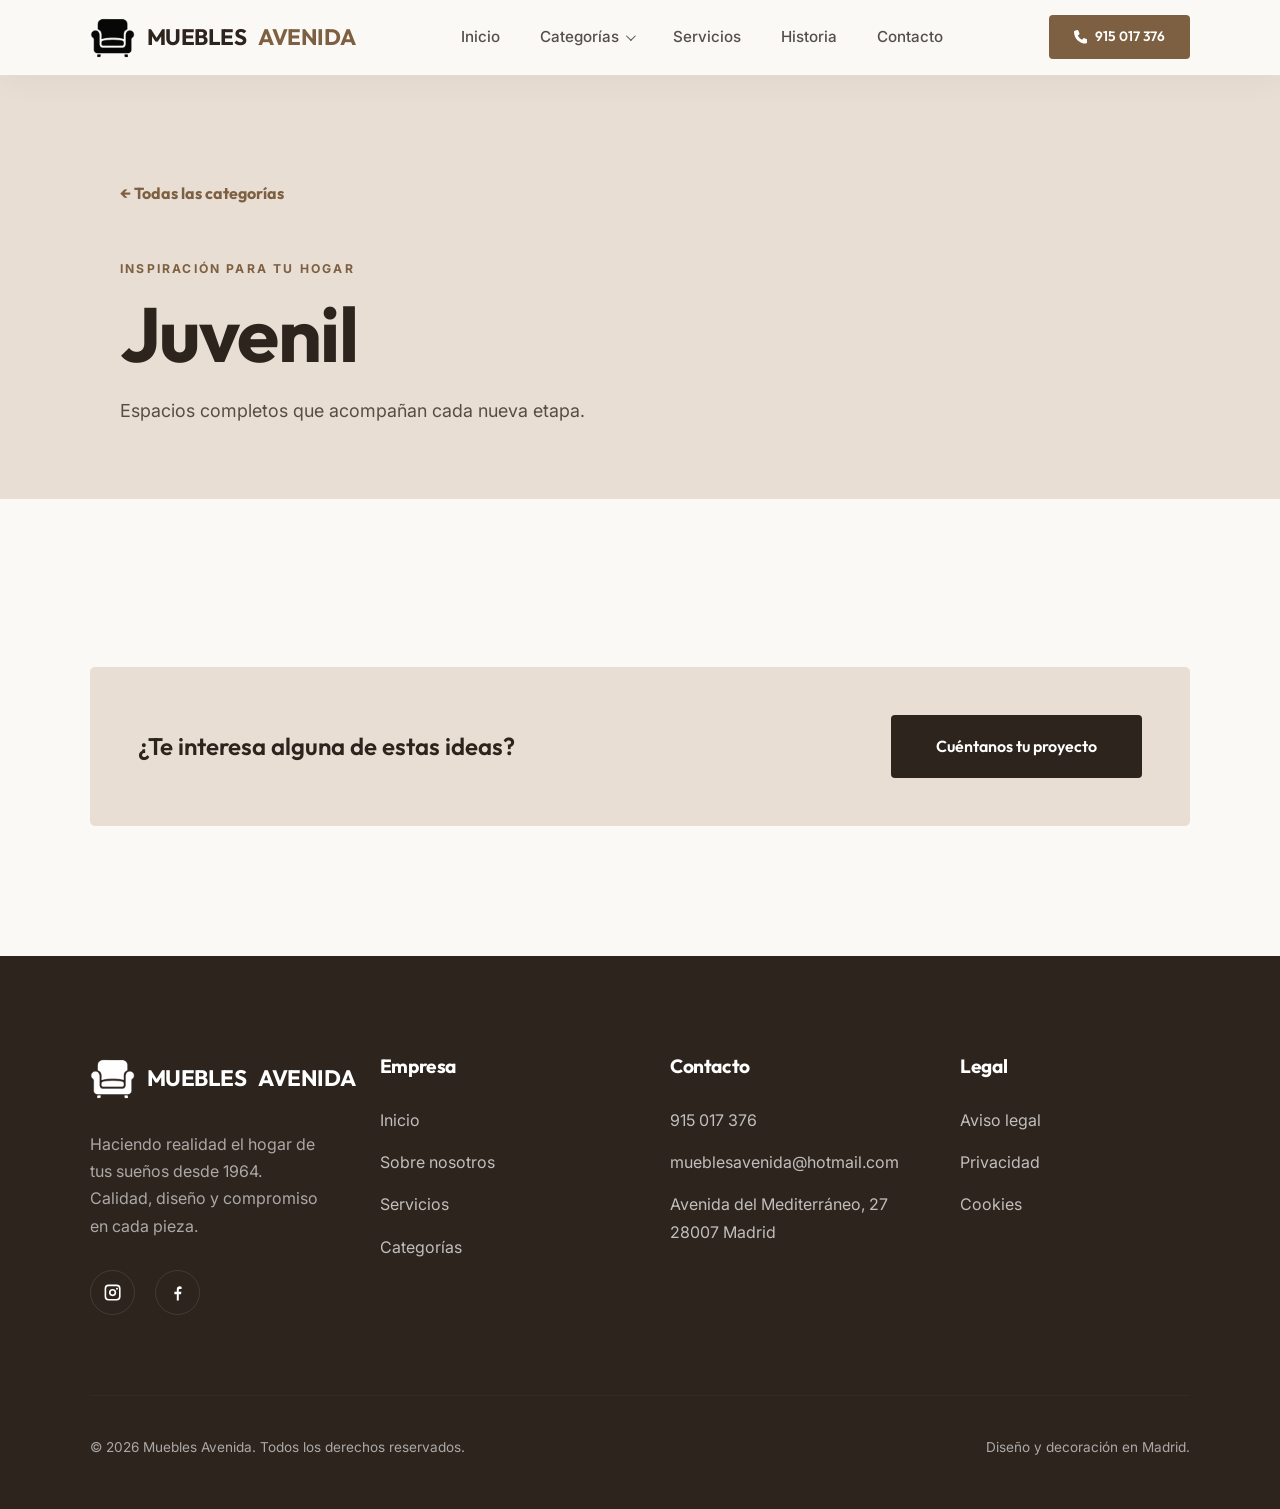
<file: categorias/juvenil/index.html>
<!doctype html><html lang="es"><head><meta charset="utf-8"><meta name="viewport" content="width=device-width, initial-scale=1"><title>Muebles juveniles en Madrid | Muebles Avenida</title><meta name="description" content="Dormitorios juveniles funcionales con soluciones de descanso, estudio y almacenaje en Madrid."><link rel="canonical" href="https://www.mueblesavenida.com/categorias/juvenil/"><link rel="preconnect" href="https://fonts.googleapis.com"><link rel="preconnect" href="https://fonts.gstatic.com" crossorigin><link rel="stylesheet" href="https://fonts.googleapis.com/css2?family=Outfit:wght@300;400;500;600;700&family=Inter:wght@300;400;500;600&display=swap"><link rel="stylesheet" href="../../style.css?v=1.7"><link rel="icon" type="image/webp" href="../../assets/branding/favicon.webp"></head><body class="category-page" data-category="juvenil" data-site-root="../../"><div data-header-slot></div><main><section class="category-hero"><div class="container"><a class="category-back" href="../../index.html#Colecciones">← Todas las categorías</a><span class="category-eyebrow">Inspiración para tu hogar</span><h1>Juvenil</h1><p>Espacios completos que acompañan cada nueva etapa.</p></div></section><section class="category-gallery-section"><div class="container"><p id="gallery-count" class="gallery-count"></p><div id="category-gallery" class="category-gallery" aria-live="polite"></div><div class="category-contact"><p>¿Te interesa alguna de estas ideas?</p><a href="../../index.html#Contacto" class="btn btn-primary">Cuéntanos tu proyecto</a></div></div></section></main><script src="../../header.js?v=1.3" defer></script><script src="../../category.js?v=1.4" defer></script></body></html>
</file>
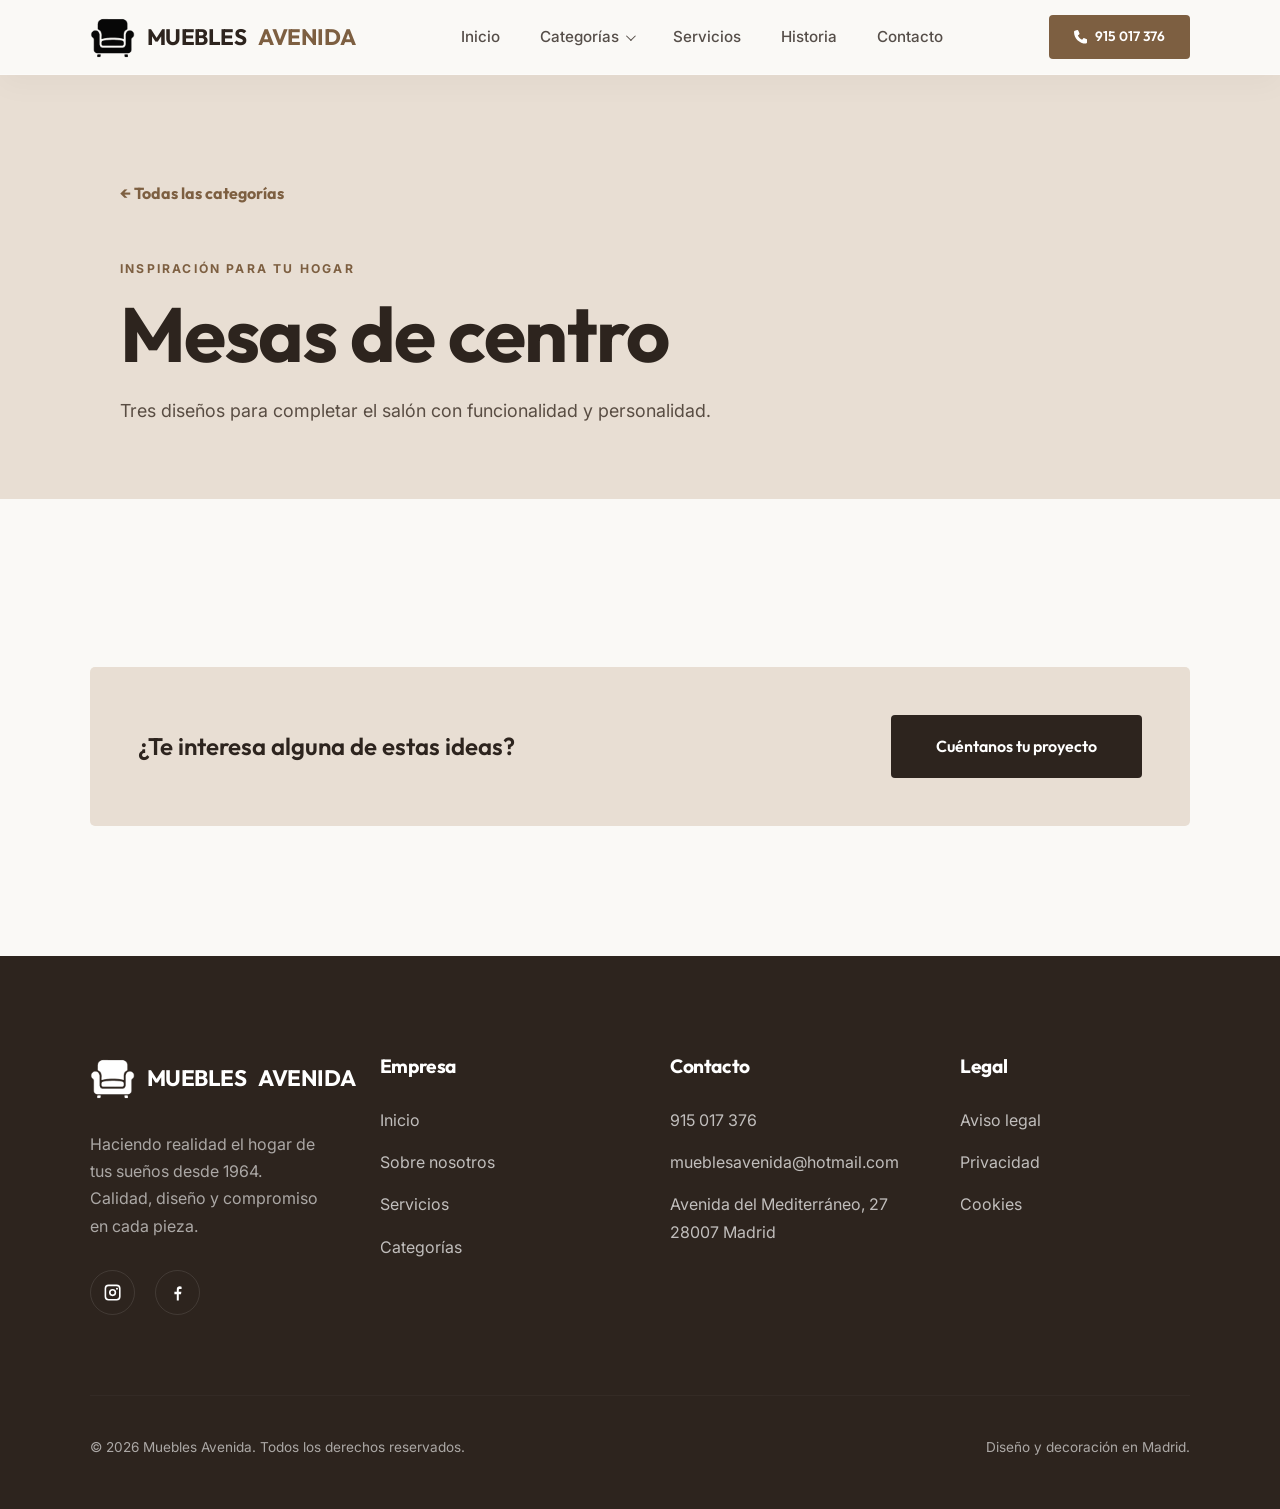
<file: categorias/mesas-de-centro/index.html>
<!doctype html><html lang="es"><head><meta charset="utf-8"><meta name="viewport" content="width=device-width, initial-scale=1"><title>Mesas de centro en Madrid | Muebles Avenida</title><meta name="description" content="Mesas de centro de diseño contemporáneo para completar tu salón en Madrid."><link rel="canonical" href="https://www.mueblesavenida.com/categorias/mesas-de-centro/"><link rel="stylesheet" href="https://fonts.googleapis.com/css2?family=Outfit:wght@300;400;500;600;700&family=Inter:wght@300;400;500;600&display=swap"><link rel="stylesheet" href="../../style.css?v=1.7"><link rel="icon" href="../../assets/branding/favicon.webp"></head><body class="category-page" data-category="mesas-de-centro" data-site-root="../../"><div data-header-slot></div><main><section class="category-hero"><div class="container"><a class="category-back" href="../../index.html#Colecciones">← Todas las categorías</a><span class="category-eyebrow">Inspiración para tu hogar</span><h1>Mesas de centro</h1><p>Tres diseños para completar el salón con funcionalidad y personalidad.</p></div></section><section class="category-gallery-section"><div class="container"><p id="gallery-count" class="gallery-count"></p><div id="category-gallery" class="category-gallery"></div><div class="category-contact"><p>¿Te interesa alguna de estas ideas?</p><a href="../../index.html#Contacto" class="btn btn-primary">Cuéntanos tu proyecto</a></div></div></section></main><script src="../../header.js?v=1.3" defer></script><script src="../../category.js?v=1.4" defer></script></body></html>
</file>
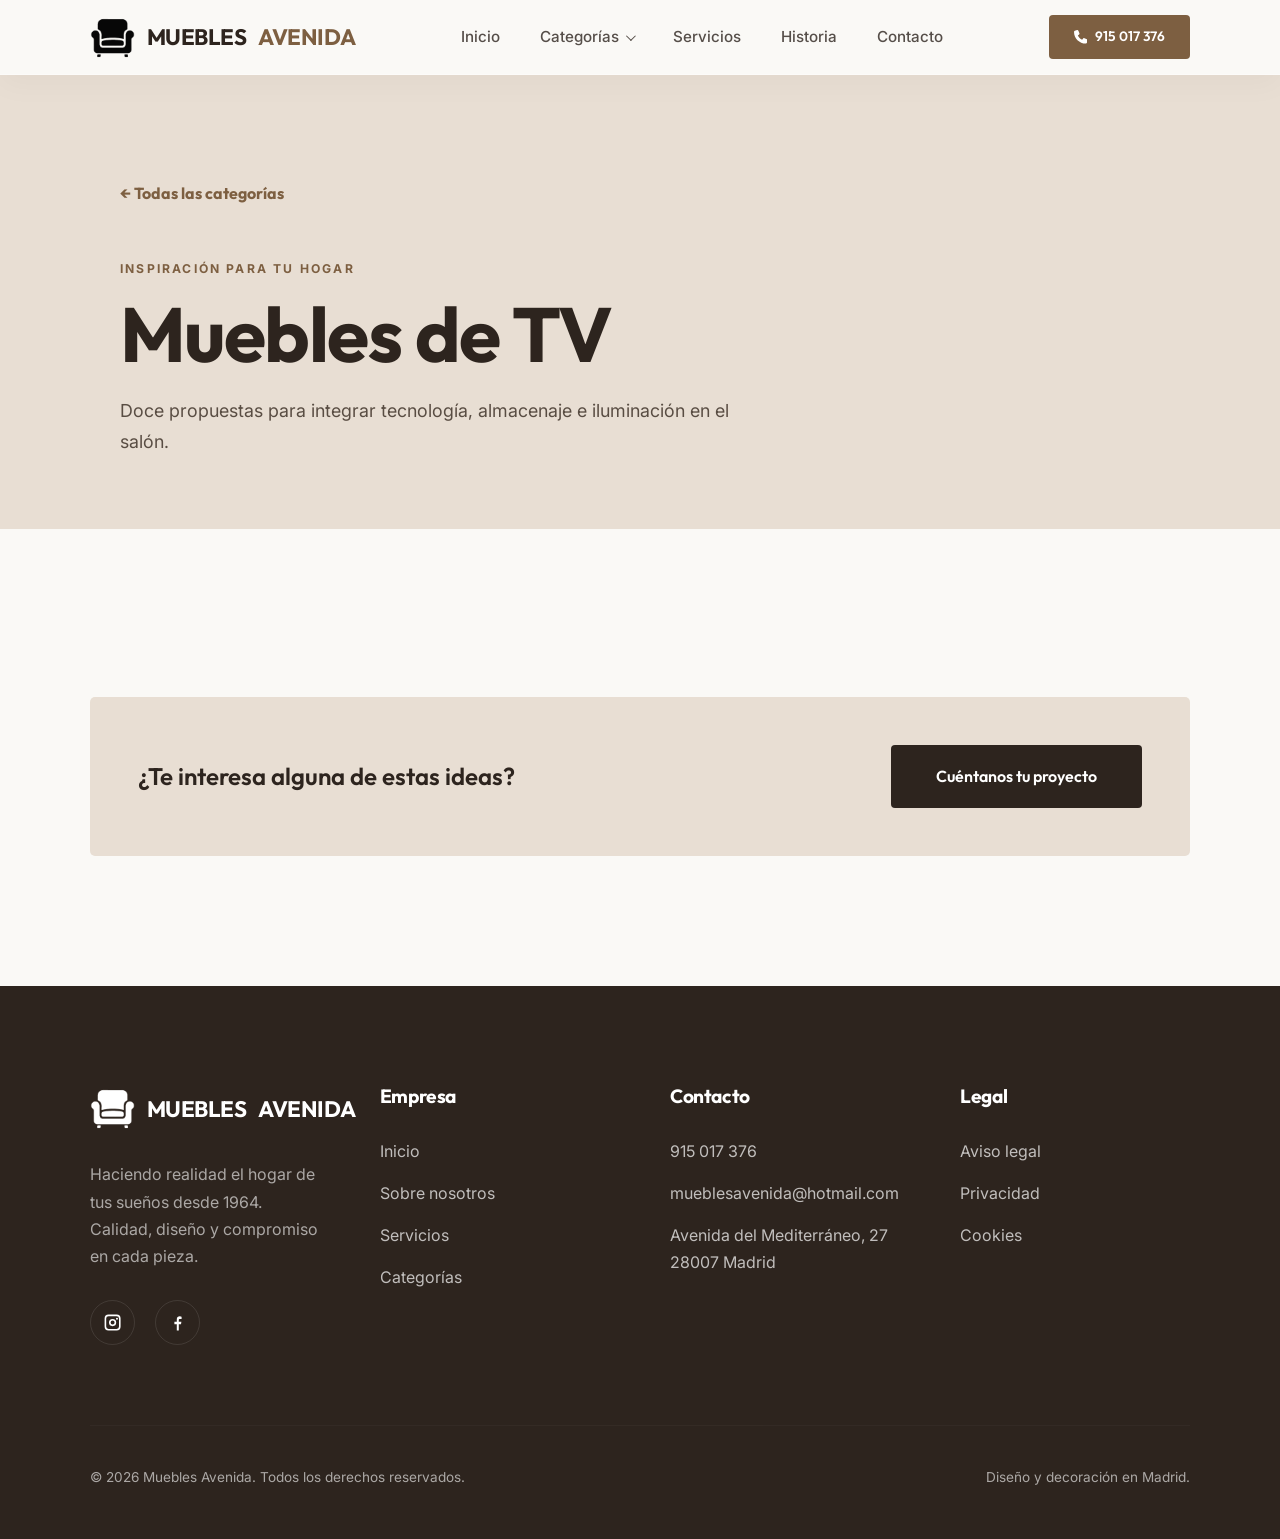
<file: categorias/muebles-tv/index.html>
<!doctype html><html lang="es"><head><meta charset="utf-8"><meta name="viewport" content="width=device-width, initial-scale=1"><title>Muebles de TV en Madrid | Muebles Avenida</title><meta name="description" content="Muebles de televisión con almacenaje e iluminación para salones contemporáneos en Madrid."><link rel="canonical" href="https://www.mueblesavenida.com/categorias/muebles-tv/"><link rel="stylesheet" href="https://fonts.googleapis.com/css2?family=Outfit:wght@300;400;500;600;700&family=Inter:wght@300;400;500;600&display=swap"><link rel="stylesheet" href="../../style.css?v=1.7"><link rel="icon" href="../../assets/branding/favicon.webp"></head><body class="category-page" data-category="muebles-tv" data-site-root="../../"><div data-header-slot></div><main><section class="category-hero"><div class="container"><a class="category-back" href="../../index.html#Colecciones">← Todas las categorías</a><span class="category-eyebrow">Inspiración para tu hogar</span><h1>Muebles de TV</h1><p>Doce propuestas para integrar tecnología, almacenaje e iluminación en el salón.</p></div></section><section class="category-gallery-section"><div class="container"><p id="gallery-count" class="gallery-count"></p><div id="category-gallery" class="category-gallery"></div><div class="category-contact"><p>¿Te interesa alguna de estas ideas?</p><a href="../../index.html#Contacto" class="btn btn-primary">Cuéntanos tu proyecto</a></div></div></section></main><script src="../../header.js?v=1.3" defer></script><script src="../../category.js?v=1.4" defer></script></body></html>
</file>
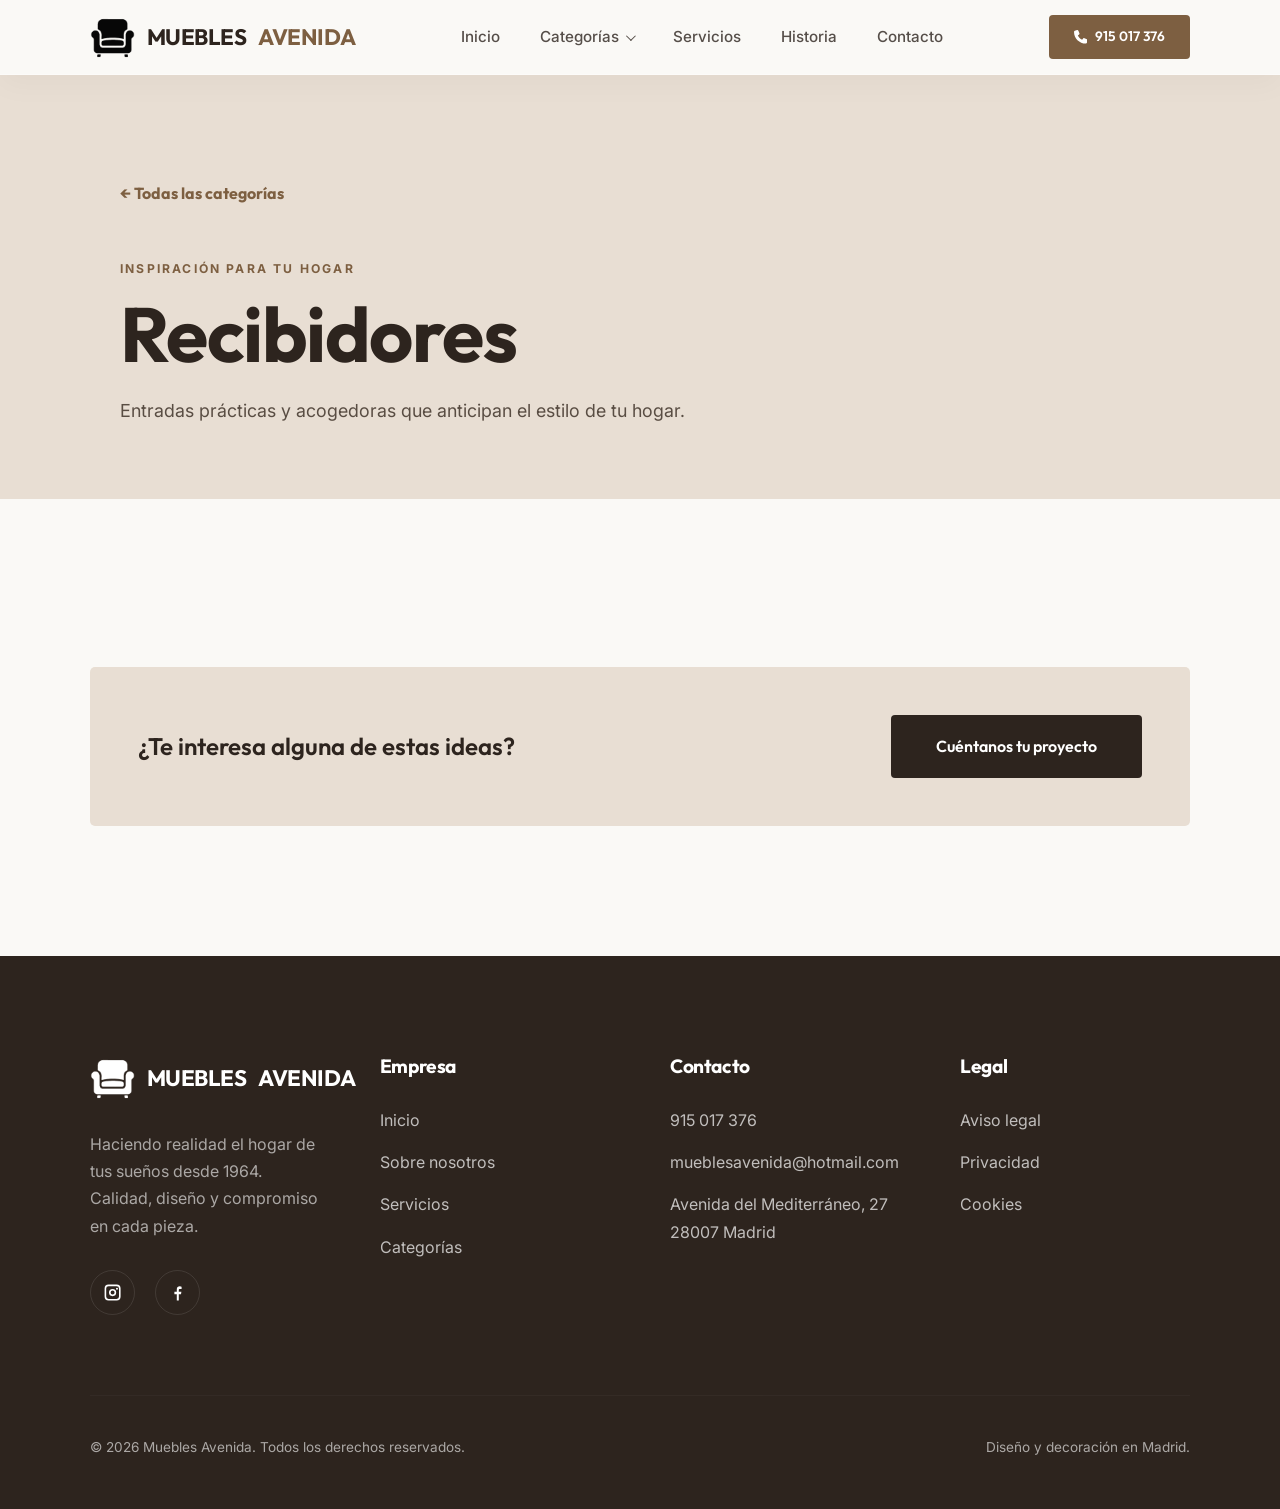
<file: categorias/recibidores/index.html>
<!doctype html><html lang="es"><head><meta charset="utf-8"><meta name="viewport" content="width=device-width, initial-scale=1"><title>Recibidores en Madrid | Muebles Avenida</title><meta name="description" content="Recibidores prácticos y acogedores para dar la bienvenida a tu hogar en Madrid."><link rel="canonical" href="https://www.mueblesavenida.com/categorias/recibidores/"><link rel="stylesheet" href="https://fonts.googleapis.com/css2?family=Outfit:wght@300;400;500;600;700&family=Inter:wght@300;400;500;600&display=swap"><link rel="stylesheet" href="../../style.css?v=1.7"><link rel="icon" href="../../assets/branding/favicon.webp"></head><body class="category-page" data-category="recibidores" data-site-root="../../"><div data-header-slot></div><main><section class="category-hero"><div class="container"><a class="category-back" href="../../index.html#Colecciones">← Todas las categorías</a><span class="category-eyebrow">Inspiración para tu hogar</span><h1>Recibidores</h1><p>Entradas prácticas y acogedoras que anticipan el estilo de tu hogar.</p></div></section><section class="category-gallery-section"><div class="container"><p id="gallery-count" class="gallery-count"></p><div id="category-gallery" class="category-gallery"></div><div class="category-contact"><p>¿Te interesa alguna de estas ideas?</p><a href="../../index.html#Contacto" class="btn btn-primary">Cuéntanos tu proyecto</a></div></div></section></main><script src="../../header.js?v=1.3" defer></script><script src="../../category.js?v=1.4" defer></script></body></html>
</file>
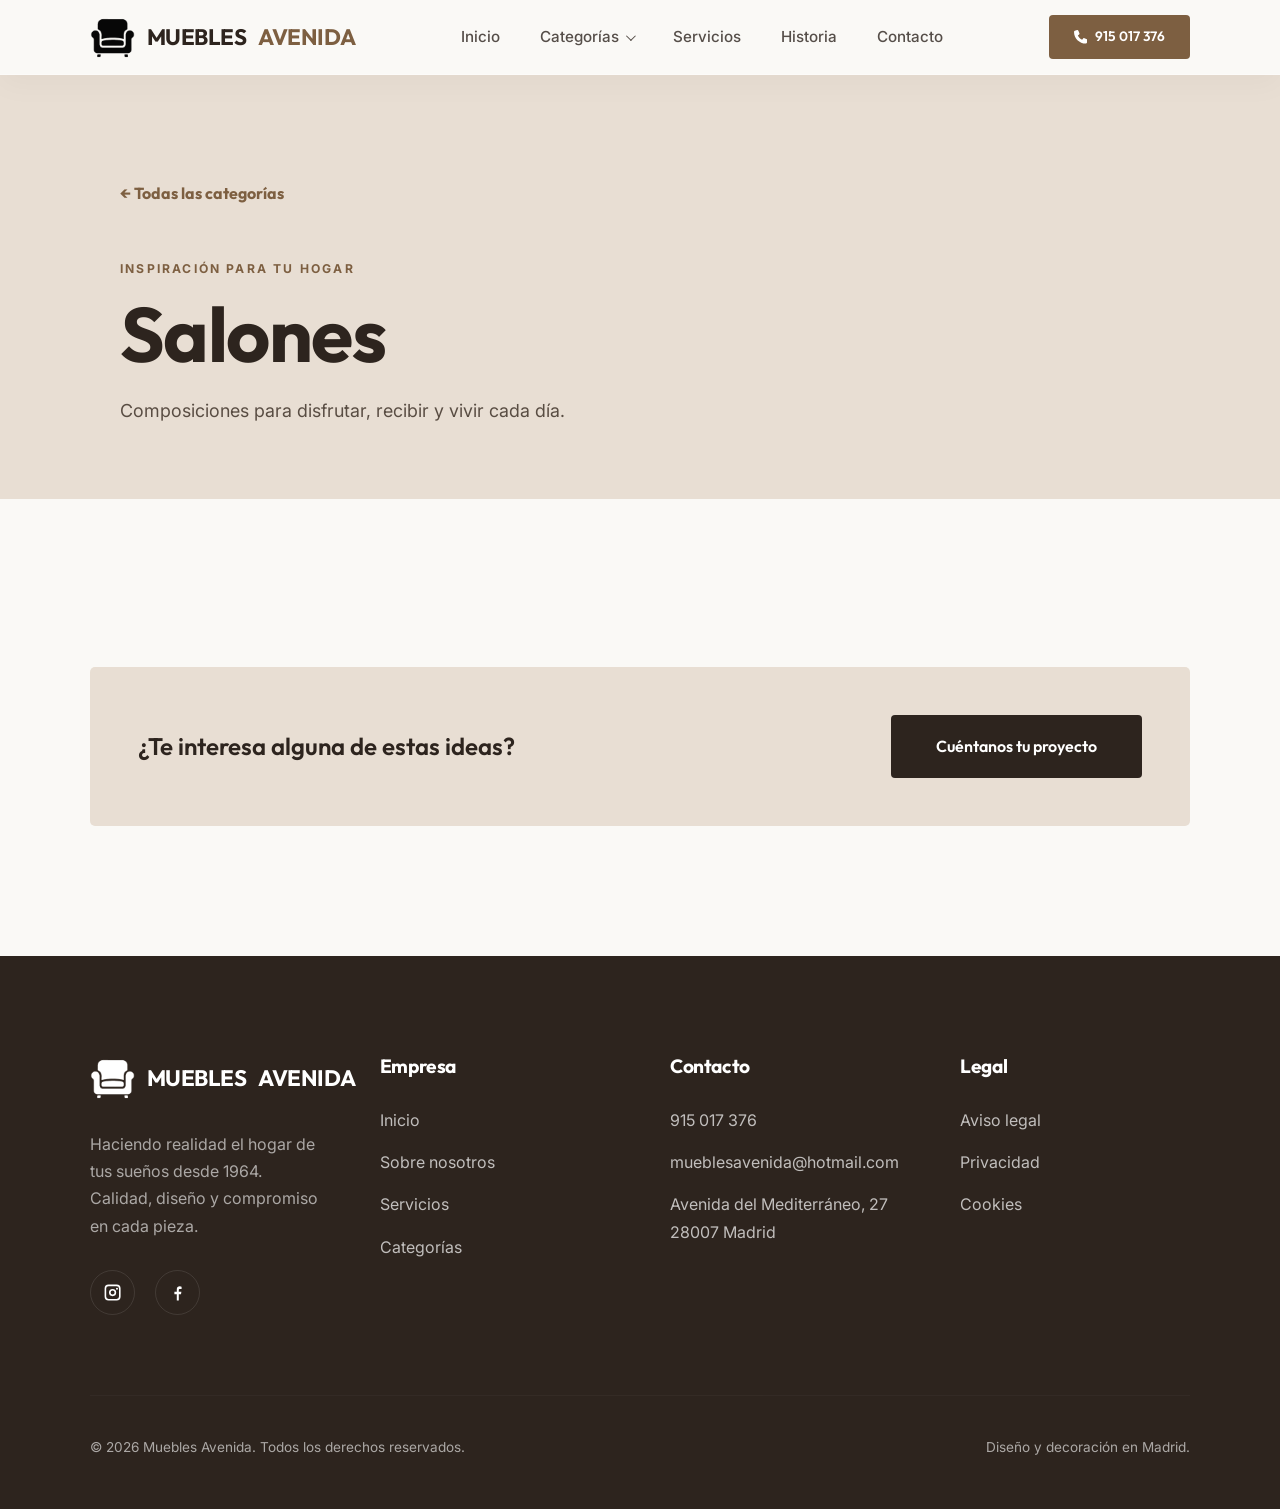
<file: categorias/salones/index.html>
<!doctype html>
<html lang="es">
<head>
  <meta charset="utf-8"><meta name="viewport" content="width=device-width, initial-scale=1">
  <title>Muebles de salón en Madrid | Muebles Avenida</title>
  <meta name="description" content="Inspiración para salones: sofás, muebles de televisión y composiciones a medida en Madrid.">
  <link rel="canonical" href="https://www.mueblesavenida.com/categorias/salones/">
  <link rel="preconnect" href="https://fonts.googleapis.com"><link rel="preconnect" href="https://fonts.gstatic.com" crossorigin>
  <link rel="stylesheet" href="https://fonts.googleapis.com/css2?family=Outfit:wght@300;400;500;600;700&family=Inter:wght@300;400;500;600&display=swap">
  <link rel="stylesheet" href="../../style.css?v=1.7"><link rel="icon" type="image/webp" href="../../assets/branding/favicon.webp">
</head>
<body class="category-page" data-category="salones" data-site-root="../../">
  <div data-header-slot></div><main>
    <section class="category-hero"><div class="container"><a class="category-back" href="../../index.html#Colecciones">← Todas las categorías</a><span class="category-eyebrow">Inspiración para tu hogar</span><h1>Salones</h1><p>Composiciones para disfrutar, recibir y vivir cada día.</p></div></section>
    <section class="category-gallery-section"><div class="container"><p id="gallery-count" class="gallery-count"></p><div id="category-gallery" class="category-gallery" aria-live="polite"></div><div class="category-contact"><p>¿Te interesa alguna de estas ideas?</p><a href="../../index.html#Contacto" class="btn btn-primary">Cuéntanos tu proyecto</a></div></div></section>
  </main><script src="../../header.js?v=1.3" defer></script><script src="../../category.js?v=1.4" defer></script>
</body></html>
</file>
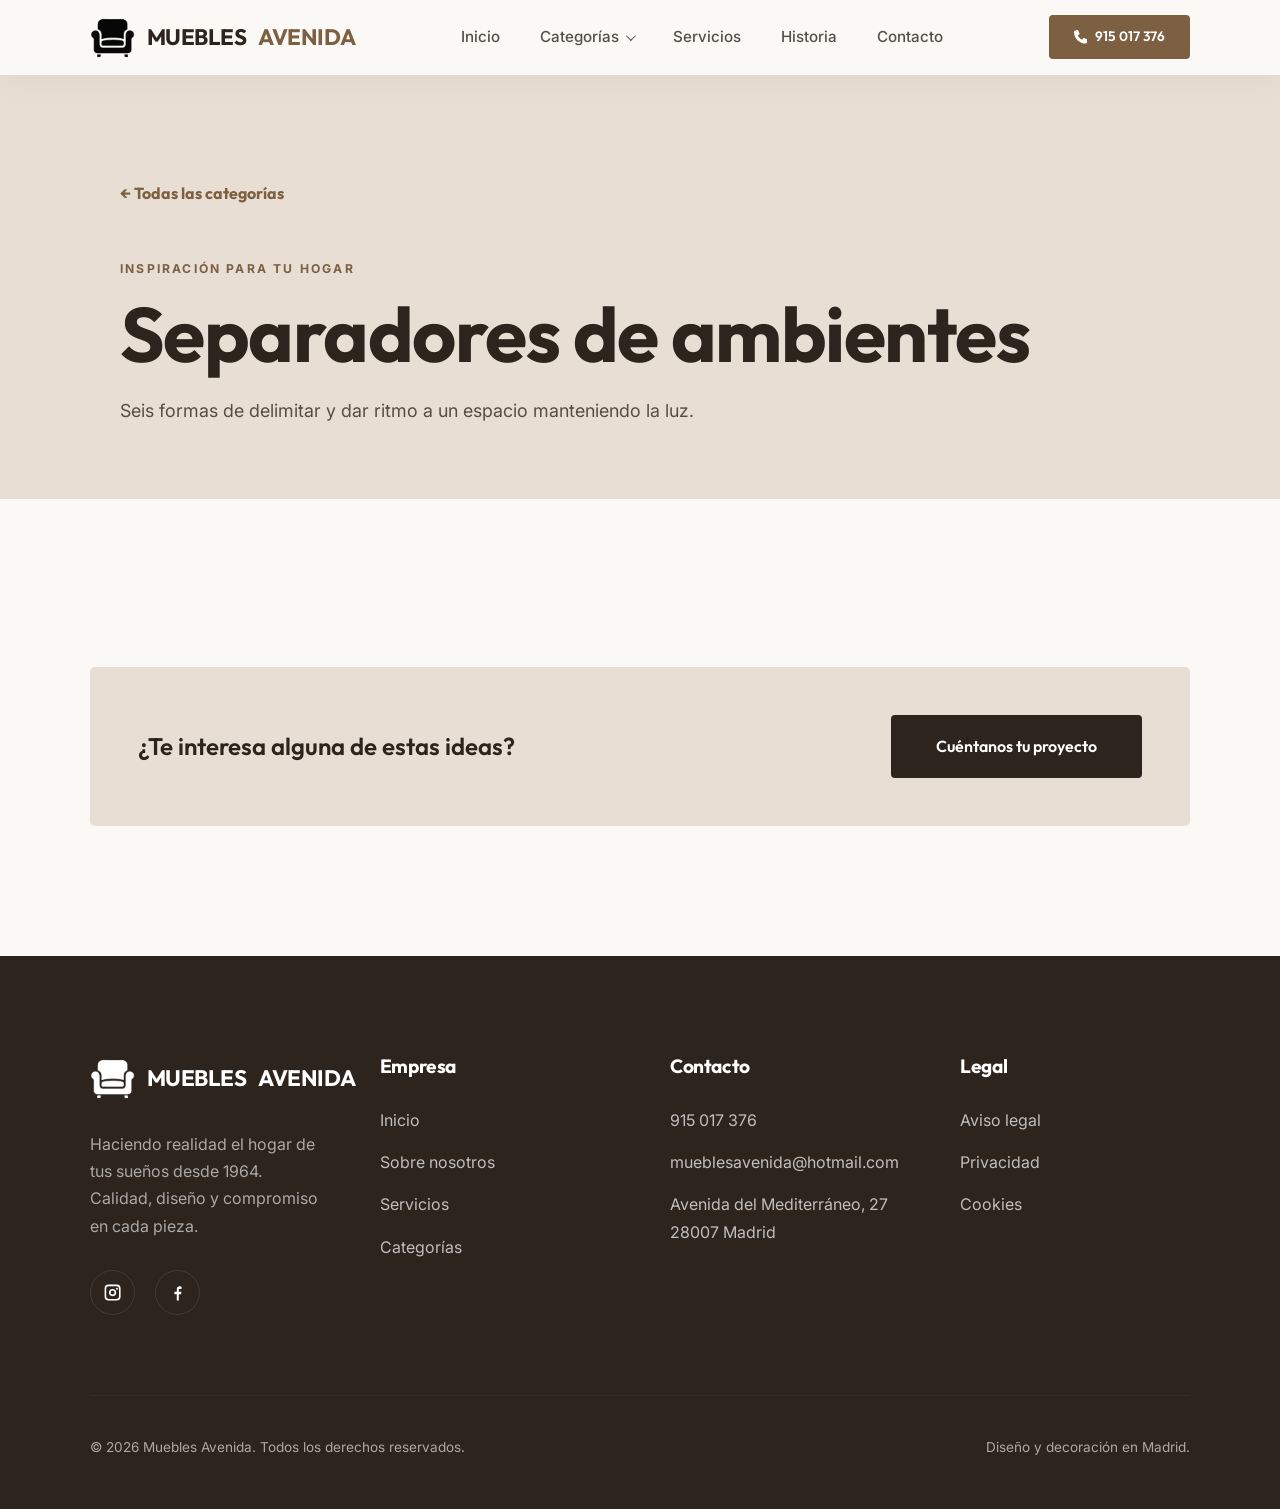
<file: categorias/separadores-de-ambientes/index.html>
<!doctype html><html lang="es"><head><meta charset="utf-8"><meta name="viewport" content="width=device-width, initial-scale=1"><title>Separadores de ambientes en Madrid | Muebles Avenida</title><meta name="description" content="Separadores de ambientes en madera para organizar espacios conservando la luz."><link rel="canonical" href="https://www.mueblesavenida.com/categorias/separadores-de-ambientes/"><link rel="stylesheet" href="https://fonts.googleapis.com/css2?family=Outfit:wght@300;400;500;600;700&family=Inter:wght@300;400;500;600&display=swap"><link rel="stylesheet" href="../../style.css?v=1.7"><link rel="icon" href="../../assets/branding/favicon.webp"></head><body class="category-page" data-category="separadores-de-ambientes" data-site-root="../../"><div data-header-slot></div><main><section class="category-hero"><div class="container"><a class="category-back" href="../../index.html#Colecciones">← Todas las categorías</a><span class="category-eyebrow">Inspiración para tu hogar</span><h1>Separadores de ambientes</h1><p>Seis formas de delimitar y dar ritmo a un espacio manteniendo la luz.</p></div></section><section class="category-gallery-section"><div class="container"><p id="gallery-count" class="gallery-count"></p><div id="category-gallery" class="category-gallery"></div><div class="category-contact"><p>¿Te interesa alguna de estas ideas?</p><a href="../../index.html#Contacto" class="btn btn-primary">Cuéntanos tu proyecto</a></div></div></section></main><script src="../../header.js?v=1.3" defer></script><script src="../../category.js?v=1.4" defer></script></body></html>
</file>
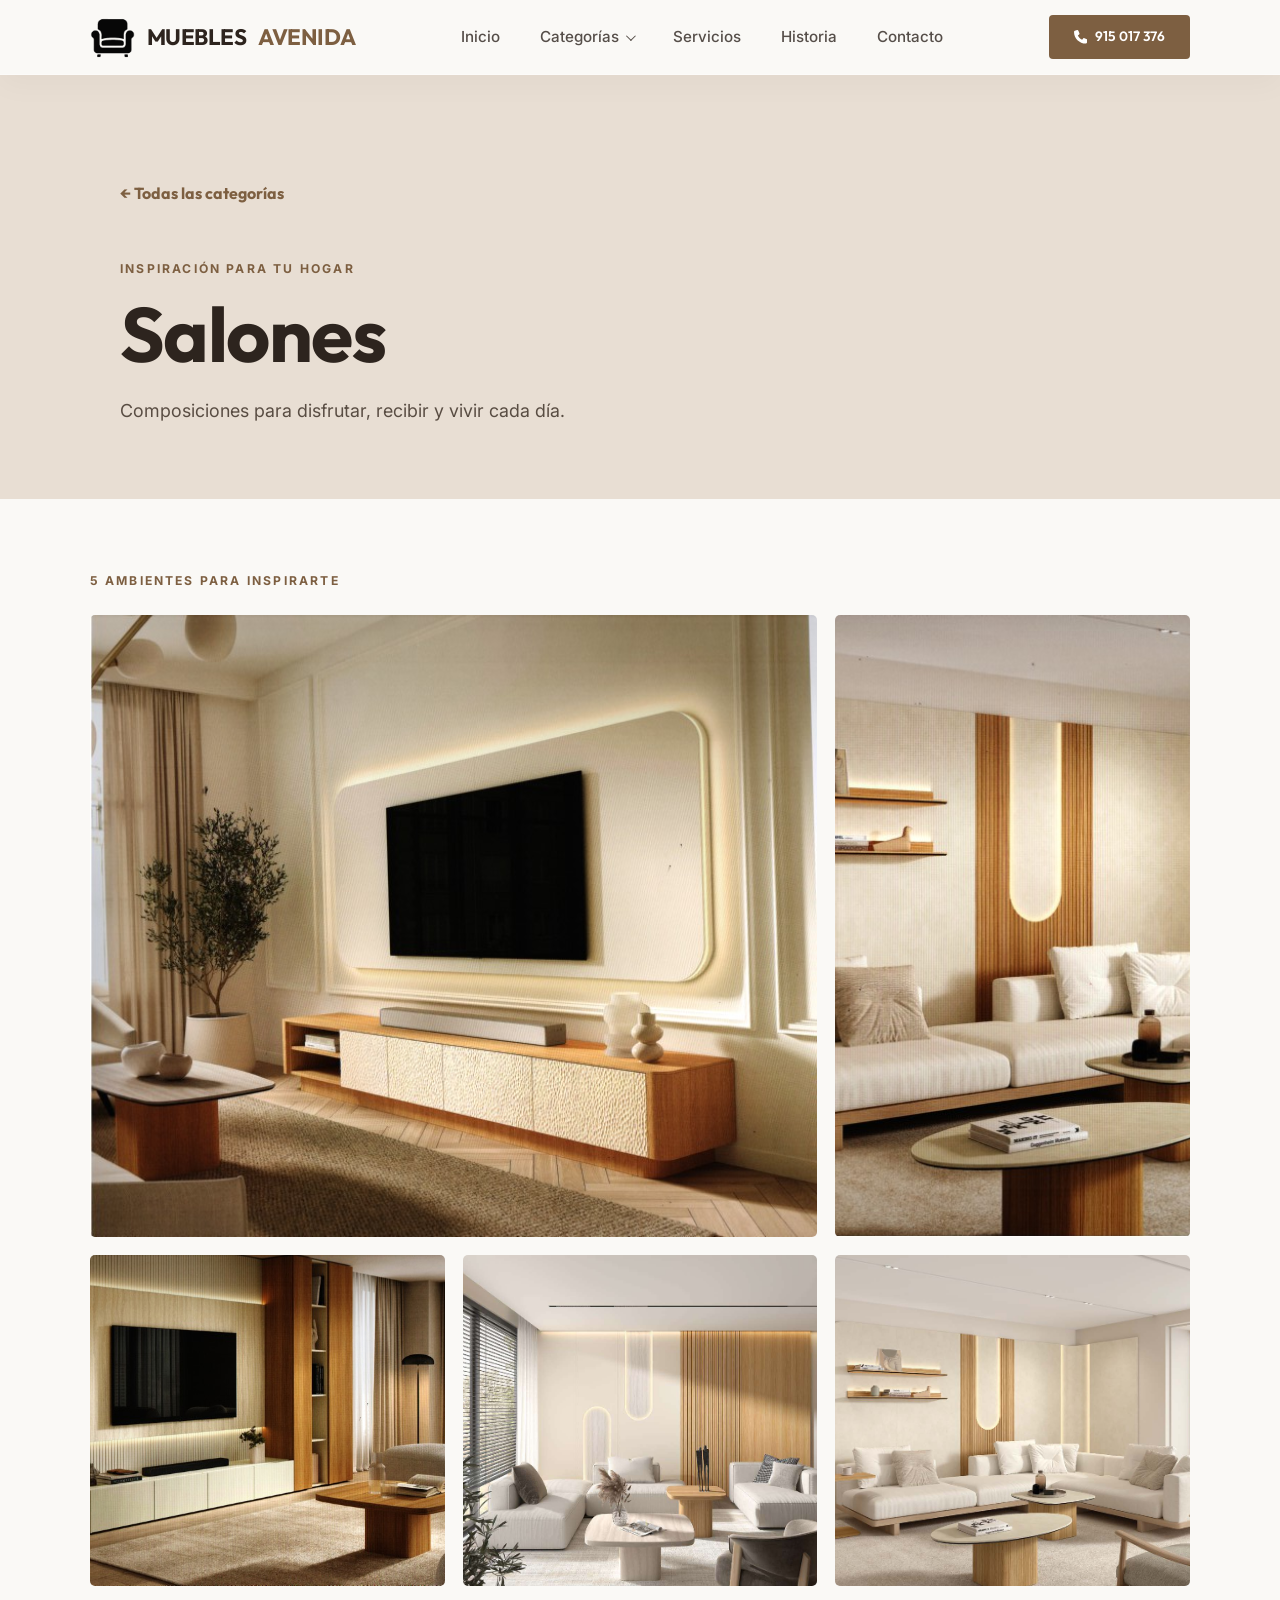
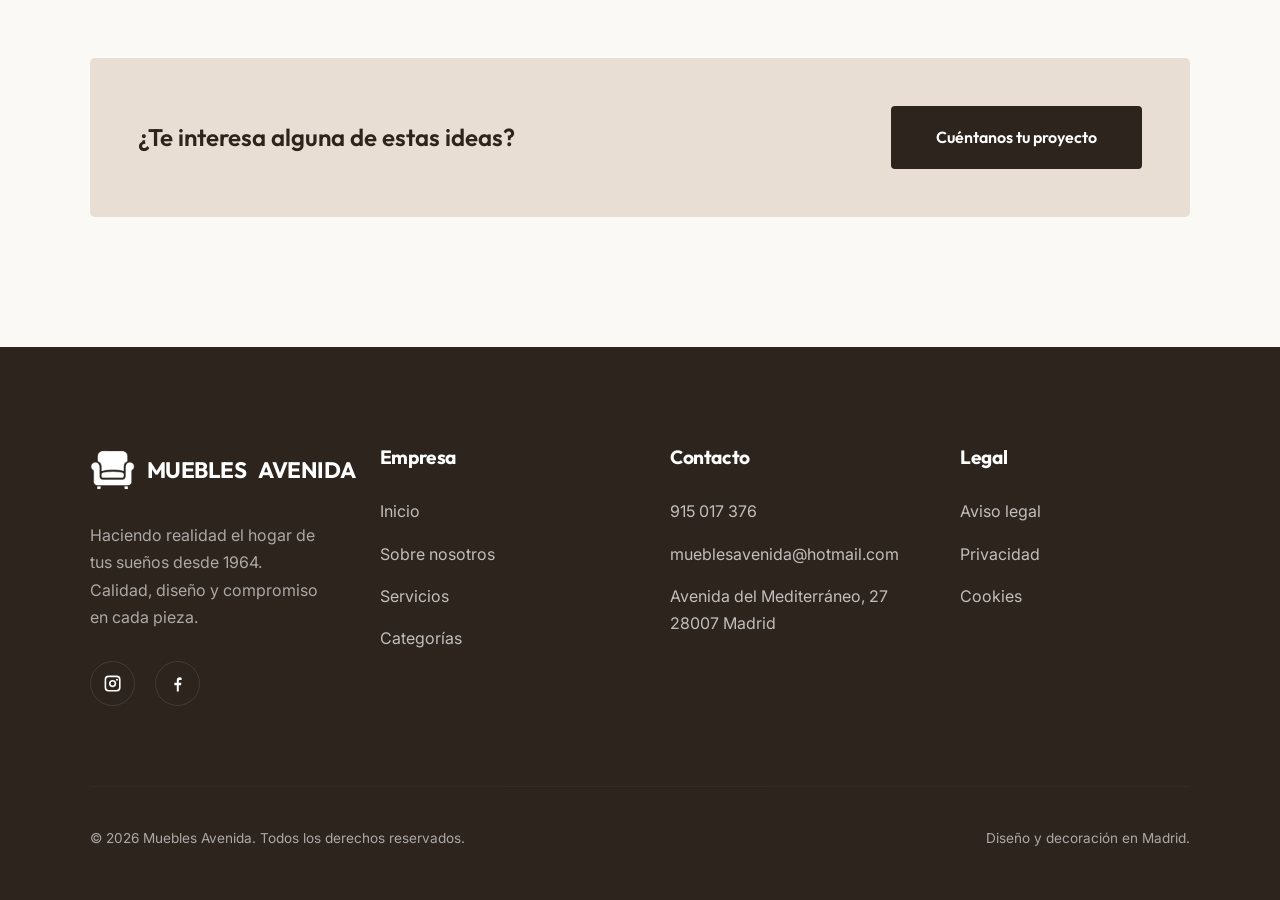
<file: categoria.html>
<!DOCTYPE html>
<html lang="es">
<head>
    <meta charset="UTF-8">
    <meta name="viewport" content="width=device-width, initial-scale=1.0">
    <meta name="description" content="Galería de inspiración de Muebles Avenida en Madrid.">
    <title>Galería | Muebles Avenida</title>
    <link rel="preconnect" href="https://fonts.googleapis.com">
    <link rel="preconnect" href="https://fonts.gstatic.com" crossorigin>
    <link rel="stylesheet" href="https://fonts.googleapis.com/css2?family=Outfit:wght@300;400;500;600;700&family=Inter:wght@300;400;500;600&display=swap">
    <link rel="stylesheet" href="style.css?v=1.4">
    <link rel="icon" type="image/webp" href="assets/branding/favicon.webp">
</head>
<body class="category-page">
    <div data-header-slot></div>

    <main>
        <section class="category-hero">
            <div class="container">
                <a class="category-back" href="index.html#Colecciones">← Todas las categorías</a>
                <span class="category-eyebrow">Inspiración para tu hogar</span>
                <h1 id="category-title">Galería</h1>
                <p id="category-description"></p>
            </div>
        </section>
        <section class="category-gallery-section">
            <div class="container">
                <p id="gallery-count" class="gallery-count"></p>
                <div id="category-gallery" class="category-gallery" aria-live="polite"></div>
                <div class="category-contact">
                    <p>¿Te interesa alguna de estas ideas?</p>
                    <a href="index.html#Contacto" class="btn btn-primary">Cuéntanos tu proyecto</a>
                </div>
            </div>
        </section>
    </main>
    <script src="header.js?v=1.1" defer></script>
    <script src="category.js?v=1.2" defer></script>
</body>
</html>
</file>
<file: style.css>
:root {
    --primary: #2D241E; 
    --secondary: #7D5F41; 
    --accent: #E8DED3; 
    --white: #FFFFFF;
    --bg-light: #FAF9F6; 
    --bg-dark: #1F1B19; 
    --text-dark: #1A1512;
    --text-muted: #594D43; 
    --glass: rgba(255, 255, 255, 0.7);
    --glass-border: rgba(255, 255, 255, 0.3);
    --shadow-soft: 0 15px 45px rgba(0, 0, 0, 0.05);
    --shadow-strong: 0 30px 60px rgba(0, 0, 0, 0.12);
    --nav-height: 90px;
    --section-padding: 120px 7%;
    --transition: all 0.5s cubic-bezier(0.23, 1, 0.32, 1);
}
* {
    margin: 0;
    padding: 0;
    box-sizing: border-box;
    outline: none;
}
html {
    scroll-behavior: smooth;
}
html, body {
    overflow-x: hidden;
    position: relative;
    width: 100%;
}
body {
    font-family: 'Inter', sans-serif;
    color: var(--text-dark);
    background-color: var(--bg-light);
    line-height: 1.7;
}
img,
video,
canvas,
svg {
    max-width: 100%;
    height: auto;
    display: block;
}
.icon-svg {
    width: 1em;
    height: 1em;
    flex: 0 0 1em;
    fill: currentColor;
    display: inline-block;
    vertical-align: -0.125em;
}
iframe {
    width: 100%;
    display: block;
}
h1, h2, h3, h4 {
    font-family: 'Outfit', sans-serif;
    font-weight: 700;
    line-height: 1.1;
    letter-spacing: -0.02em;
}
section {
    padding: var(--section-padding);
    position: relative;
    overflow: hidden;
}
.container {
    max-width: 1400px;
    margin: 0 auto;
}
.section-header {
    margin-bottom: 80px;
    text-align: center;
}
.section-header span {
    display: inline-block;
    color: var(--secondary);
    text-transform: uppercase;
    font-weight: 600;
    letter-spacing: 0.2em;
    font-size: 0.8rem;
    margin-bottom: 15px;
}
.section-header h2 {
    font-size: 3rem;
    color: var(--primary);
}
.section-intro {
    max-width: 620px;
    margin: 22px auto 0;
    color: var(--text-muted);
    font-size: 1.08rem;
}
header {
    position: fixed;
    top: 0;
    left: 0;
    width: 100%;
    height: var(--nav-height);
    display: flex;
    align-items: center;
    justify-content: space-between;
    padding: 0 7%;
    z-index: 1000;
    transition: var(--transition);
}
header.scrolled {
    height: 75px;
    background: var(--glass);
    backdrop-filter: blur(20px);
    border-bottom: 1px solid var(--glass-border);
    box-shadow: 0 10px 30px rgba(0,0,0,0.03);
}
header.scrolled .logo { color: var(--primary); }
header.scrolled .logo img { filter: none; }
header.scrolled .logo span { color: var(--secondary); }
header.scrolled nav a { color: var(--primary); }
header.scrolled .hamburger span { background: var(--primary); }
.logo {
    display: flex;
    align-items: center;
    gap: 12px;
    text-decoration: none;
    font-family: 'Outfit', sans-serif;
    font-size: 1.4rem;
    font-weight: 700;
    color: var(--white);
    letter-spacing: -0.5px;
}
.logo img {
    height: 45px;
    width: auto;
    transition: var(--transition);
    filter: brightness(0) invert(1);
}
.logo span {
    color: var(--white);
}
nav ul {
    display: flex;
    list-style: none;
    gap: 40px;
}
nav a {
    text-decoration: none;
    color: var(--white);
    font-weight: 500;
    font-size: 0.95rem;
    transition: var(--transition);
    opacity: 0.8;
}
nav a:hover {
    color: var(--secondary);
    opacity: 1;
}
.nav-dropdown {
    position: relative;
}
.nav-dropdown > a {
    display: inline-flex;
    align-items: center;
    gap: 7px;
}
.nav-dropdown > a::after {
    content: '';
    width: 6px;
    height: 6px;
    border-right: 1.5px solid currentColor;
    border-bottom: 1.5px solid currentColor;
    transform: rotate(45deg) translateY(-2px);
    transition: transform .25s ease;
}
.nav-dropdown::after {
    content: '';
    position: absolute;
    top: 100%;
    left: 0;
    width: 100%;
    height: 16px;
}
.nav-dropdown-menu {
    position: absolute;
    top: calc(100% + 10px);
    left: 50%;
    width: 370px;
    padding: 14px;
    display: grid;
    grid-template-columns: repeat(2, minmax(0, 1fr));
    gap: 2px;
    list-style: none;
    background: var(--white);
    border: 1px solid rgba(45, 36, 30, .1);
    border-radius: 6px;
    box-shadow: 0 18px 38px rgba(31, 27, 25, .14);
    opacity: 0;
    visibility: hidden;
    pointer-events: none;
    transform: translate(-50%, -8px);
    transition: opacity .2s ease, transform .2s ease, visibility .2s;
}
.nav-dropdown-menu a,
header.scrolled .nav-dropdown-menu a {
    display: block;
    padding: 9px 10px;
    color: var(--primary);
    font-size: .88rem;
    line-height: 1.35;
    opacity: 1;
    border-radius: 3px;
}
.nav-dropdown-menu a:hover,
.nav-dropdown-menu a:focus-visible {
    color: var(--primary);
    background: var(--accent);
}
.nav-dropdown:hover .nav-dropdown-menu,
.nav-dropdown:focus-within .nav-dropdown-menu {
    opacity: 1;
    visibility: visible;
    pointer-events: auto;
    transform: translate(-50%, 0);
}
.nav-dropdown:hover > a::after,
.nav-dropdown:focus-within > a::after {
    transform: rotate(225deg) translate(-1px, -1px);
}
.nav-cta {
    display: flex;
    align-items: center;
    gap: 20px;
}
.hamburger {
    display: none;
    cursor: pointer;
    background: none;
    border: none;
    z-index: 1001;
}
.hamburger span {
    display: block;
    width: 25px;
    height: 2px;
    background: var(--white);
    margin: 5px 0;
    transition: var(--transition);
}
.hero {
    height: 100vh;
    display: flex;
    align-items: center;
    position: relative;
    padding: 0 7%;
    color: var(--white);
    background: var(--bg-dark);
}
.hero-bg {
    position: absolute;
    top: 0;
    left: 0;
    width: 100%;
    height: 100%;
    z-index: 1;
}
.hero-bg img {
    width: 100%;
    height: 100%;
    object-fit: cover;
    opacity: 0.82;
    object-position: center 52%;
}
.hero-bg::after {
    content: '';
    position: absolute;
    top: 0;
    left: 0;
    width: 100%;
    height: 100%;
    background: linear-gradient(90deg, rgba(22,16,12,0.88) 0%, rgba(22,16,12,0.62) 43%, rgba(22,16,12,0.12) 78%);
}
.hero-content {
    position: relative;
    z-index: 2;
    max-width: 800px;
}
.hero-content span {
    display: block;
    font-weight: 600;
    text-transform: uppercase;
    letter-spacing: 0.3em;
    font-size: 0.9rem;
    margin-bottom: 20px;
    color: var(--accent); 
}
.hero h1 {
    font-size: 5rem;
    margin-bottom: 30px;
    text-shadow: 0 10px 30px rgba(0,0,0,0.2);
}
.hero p {
    font-size: 1.25rem;
    max-width: 600px;
    margin-bottom: 40px;
    opacity: 0.9;
}
.hero-btns {
    display: flex;
    gap: 20px;
}
@media (max-width: 480px) {
    .hero-btns {
        flex-direction: column;
        align-items: center;
    }
    .hero-btns .btn {
        width: 100%;
        margin-left: 0 !important;
    }
}
.btn {
    display: inline-flex;
    align-items: center;
    justify-content: center;
    padding: 18px 45px;
    border-radius: 4px;
    font-weight: 600;
    text-decoration: none;
    transition: var(--transition);
    cursor: pointer;
    font-family: 'Outfit', sans-serif;
    font-size: 1rem;
    border: none;
}
.btn-primary {
    background: var(--secondary);
    color: var(--white);
}
.btn-primary:hover {
    background: #6A5037; 
    transform: translateY(-5px);
    box-shadow: 0 15px 30px rgba(125, 95, 65, 0.3);
}
.btn-outline {
    background: transparent;
    border: 2px solid rgba(255,255,255,0.3);
    color: var(--white);
}
.btn-outline:hover {
    background: var(--white);
    color: var(--primary);
    border-color: var(--white);
}
.btn-sm {
    padding: 10px 25px;
    font-size: 0.85rem;
}
.collections-grid {
    display: grid;
    grid-template-columns: repeat(12, 1fr);
    gap: 18px;
    margin-top: 38px;
}
.collection-card {
    position: relative;
    min-height: 430px;
    grid-column: span 3;
    border-radius: 4px;
    overflow: hidden;
    cursor: pointer;
    text-decoration: none;
    background: var(--primary);
}
.collection-card--wide { grid-column: span 6; }
.collection-card--feature { grid-column: span 3; }
.collection-card img {
    width: 100%;
    height: 100%;
    object-fit: cover;
    transition: transform 1s ease;
}
.collection-card:hover img {
    transform: scale(1.1);
}
.collection-overlay {
    position: absolute;
    bottom: 0;
    left: 0;
    width: 100%;
    min-height: 56%;
    display: flex;
    flex-direction: column;
    justify-content: end;
    padding: 30px;
    background: linear-gradient(to top, rgba(16,12,10,0.9), rgba(16,12,10,0.02));
    color: var(--white);
}
.collection-overlay h3 {
    font-size: 1.8rem;
    margin-bottom: 10px;
}
.collection-overlay p {
    font-size: 0.9rem;
    opacity: 0.8;
    transform: translateY(12px);
    transition: var(--transition);
    opacity: 0;
}
.collection-number {
    position: absolute;
    top: 24px;
    right: 26px;
    font-family: 'Outfit', sans-serif;
    color: rgba(255,255,255,0.72);
    font-size: 0.85rem;
    letter-spacing: 0.12em;
}
.collection-link {
    display: inline-flex;
    gap: 9px;
    align-items: center;
    margin-top: 18px;
    color: var(--accent);
    font-family: 'Outfit', sans-serif;
    font-size: 0.84rem;
    font-weight: 600;
    letter-spacing: 0.08em;
    text-transform: uppercase;
    transform: translateY(12px);
    opacity: 0;
    transition: var(--transition);
}
.collection-link b { font-size: 1.15rem; font-weight: 400; }
.collection-card:hover .collection-link { transform: translateY(0); opacity: 1; }
.collections-cta {
    display: flex;
    justify-content: space-between;
    align-items: center;
    gap: 25px;
    padding: 38px 0 0;
    color: var(--text-muted);
}
.text-link {
    color: var(--secondary);
    text-decoration: none;
    font-family: 'Outfit', sans-serif;
    font-weight: 700;
}
.text-link span { margin-left: 8px; font-size: 1.2em; }
.collection-card:hover .collection-overlay p {
    transform: translateY(0);
    opacity: 1;
}

/* Category gallery */
.category-page { background: var(--bg-light); }
.category-page header { background: var(--bg-light); }
.category-hero { padding: 180px 7% 72px; background: var(--accent); }
.category-hero .container { max-width: 1040px; }
.category-back { display: inline-block; margin-bottom: 52px; color: var(--secondary); font-family: 'Outfit', sans-serif; font-weight: 700; text-decoration: none; }
.category-back:hover { color: var(--primary); }
.category-eyebrow, .gallery-count { display: block; color: var(--secondary); text-transform: uppercase; letter-spacing: .18em; font-size: .76rem; font-weight: 700; }
.category-hero h1 { margin: 12px 0 20px; font-size: clamp(3rem, 6vw, 5.5rem); color: var(--primary); }
.category-hero p { max-width: 620px; color: var(--text-muted); font-size: 1.12rem; }
.category-gallery-section { padding-top: 72px; }
.gallery-count { margin-bottom: 24px; }
.category-gallery { display: grid; grid-template-columns: repeat(3, 1fr); gap: 18px; }
.gallery-item { min-height: 310px; overflow: hidden; border-radius: 5px; background: var(--accent); }
.gallery-item--large { grid-column: span 2; }
.gallery-item img { width: 100%; height: 100%; object-fit: cover; transition: transform .7s ease; }
.gallery-item:hover img { transform: scale(1.035); }
.category-contact { margin: 72px 0 10px; padding: 48px; display: flex; align-items: center; justify-content: space-between; gap: 28px; background: var(--accent); color: var(--primary); border-radius: 5px; }
.category-contact p { font-family: 'Outfit', sans-serif; font-weight: 600; font-size: 1.5rem; }
.category-contact .btn-primary { background: var(--primary); }
.category-contact .btn-primary:hover { background: var(--secondary); }
.services-grid {
    display: grid;
    grid-template-columns: repeat(auto-fit, minmax(280px, 1fr));
    gap: 40px;
}
.service-item {
    background: var(--white);
    padding: 60px 40px;
    border-radius: 12px;
    border: 1px solid rgba(0,0,0,0.03);
    transition: var(--transition);
}
.service-item:hover {
    transform: translateY(-15px);
    box-shadow: var(--shadow-strong);
}
.service-icon {
    width: 70px;
    height: 70px;
    background: var(--accent);
    color: var(--secondary);
    display: flex;
    align-items: center;
    justify-content: center;
    font-size: 1.8rem;
    border-radius: 50%;
    margin-bottom: 30px;
}
.services-grid .service-item:first-child .service-icon .icon-svg {
    display: none;
}
.services-grid .service-item:first-child .service-icon::after {
    content: '';
    width: 38px;
    height: 38px;
    background: center / contain no-repeat url("data:image/svg+xml,%3Csvg xmlns='http://www.w3.org/2000/svg' viewBox='0 0 24 24' fill='none' stroke='%237D5F41' stroke-width='1.7' stroke-linecap='round' stroke-linejoin='round'%3E%3Cpath d='M4 4h11v11H4zM4 9h5V4m0 5v6m-5-1h5m7-9v3'/%3E%3Cpath d='m13 18 6.8-6.8 1.8 1.8-6.8 6.8-3.1.8z'/%3E%3Cpath d='m18.5 12.5 1.8 1.8'/%3E%3C/svg%3E");
}
.service-item h3 {
    font-size: 1.5rem;
    margin-bottom: 20px;
    color: var(--primary);
}
.service-item ul {
    list-style: none;
}
.service-item li {
    margin-bottom: 12px;
    padding-left: 25px;
    position: relative;
    color: var(--text-muted);
}
.service-item li::before {
    content: '→';
    position: absolute;
    left: 0;
    color: var(--secondary);
}
.history-grid {
    display: grid;
    grid-template-columns: 1fr 1fr;
    align-items: center;
    gap: 100px;
}
.history {
    background: var(--bg-dark);
    color: var(--white);
}
.history-content h2 {
    color: var(--white);
    margin-bottom: 30px;
}
.history-content p {
    margin-bottom: 25px;
    font-size: 1.1rem;
    opacity: 0.8;
}
.history-stats {
    display: flex;
    flex-wrap: wrap;
    gap: 50px;
    margin-top: 50px;
}
.stat-item h3 {
    font-size: 3rem;
    color: var(--accent); 
    margin-bottom: 5px;
}
.stat-item p {
    font-size: 0.85rem;
    text-transform: uppercase;
    letter-spacing: 0.1em;
}
.history-img-wrapper {
    position: relative;
}
.history-img-wrapper img {
    width: 100%;
    border-radius: 8px;
    box-shadow: 0 40px 100px rgba(0,0,0,0.5);
}
.floating-badge {
    position: absolute;
    bottom: -30px;
    right: -30px;
    width: 180px;
    height: 180px;
    background: var(--secondary);
    border-radius: 50%;
    display: flex;
    flex-direction: column;
    align-items: center;
    justify-content: center;
    text-align: center;
    color: var(--white);
    animation: rotate 20s linear infinite;
}
.location-section {
    padding: var(--section-padding);
    background: var(--bg-light);
    text-align: center;
}
.location-header {
    margin-bottom: 50px;
    max-width: 800px;
    margin-left: auto;
    margin-right: auto;
}
.location-header p {
    color: var(--text-muted);
    font-size: 1.1rem;
    margin-bottom: 25px;
}
.map-outer-container {
    width: 100%;
    max-width: 1400px;
    margin: 0 auto;
    height: 500px;
    border-radius: 30px;
    overflow: hidden;
    box-shadow: var(--shadow-strong);
    border: 1px solid rgba(0,0,0,0.05);
    background: var(--white);
    transition: var(--transition);
}
.map-container {
    height: 100%;
    width: 100%;
}
@media (max-width: 900px) {
    .map-outer-container {
        height: 400px;
        border-radius: 0;
    }
}
.contact-container {
    display: grid;
    grid-template-columns: minmax(0, 1fr) minmax(360px, 0.85fr);
    gap: 80px;
    align-items: center;
}
.contact-image {
    min-height: 540px;
    overflow: hidden;
    border-radius: 30px;
    box-shadow: var(--shadow-strong);
}
.contact-image img {
    width: 100%;
    height: 100%;
    min-height: 540px;
    object-fit: cover;
    transition: transform 0.7s cubic-bezier(0.23, 1, 0.32, 1);
}
.contact-image:hover img {
    transform: scale(1.04);
}
.contact-info h3 {
    font-size: 2rem;
    margin-bottom: 30px;
}
.contact-method {
    display: flex;
    gap: 20px;
    margin-bottom: 30px;
}
.contact-method i {
    font-size: 1.25rem;
    color: var(--secondary);
    margin-top: 5px;
}
.contact-method h3 {
    font-size: 1.1rem;
    margin-bottom: 5px;
}
.contact-method p {
    color: var(--text-muted);
}
footer {
    background: var(--primary);
    color: var(--white);
    padding: 100px 7% 50px;
}
.footer-grid {
    display: grid;
    grid-template-columns: repeat(auto-fit, minmax(200px, 1fr));
    gap: 60px;
    margin-bottom: 80px;
}
.footer-col h4 {
    font-size: 1.2rem;
    margin-bottom: 30px;
    color: var(--white);
}
.footer-col ul {
    list-style: none;
}
.footer-col li {
    margin-bottom: 15px;
    opacity: 0.7;
    transition: var(--transition);
}
.footer-col a {
    color: inherit;
    text-decoration: none;
}
.footer-col a:hover {
    color: var(--accent); 
    opacity: 1;
}
.footer-logo { margin-bottom: 30px; }
.footer-logo span:first-of-type { color: var(--white); }
.footer-description { margin-bottom: 30px; opacity: .6; }
.social-links {
    display: flex;
    gap: 20px;
    margin-top: 30px;
}
.social-links a {
    width: 45px;
    height: 45px;
    border: 1px solid rgba(255,255,255,0.1);
    border-radius: 50%;
    display: flex;
    align-items: center;
    justify-content: center;
    font-size: 1.2rem;
}
.footer-bottom {
    border-top: 1px solid rgba(255,255,255,0.05);
    padding-top: 40px;
    display: flex;
    justify-content: space-between;
    font-size: 0.85rem;
    opacity: 0.6;
}
@media (max-width: 1100px) {
    .collection-card, .collection-card--wide, .collection-card--feature { grid-column: span 4; }
}
@media (max-width: 900px) {
    :root {
        --section-padding: 80px 5%;
    }
    .hero h1 { font-size: 3.5rem; }
    .history-grid { grid-template-columns: 1fr; gap: 60px; }
    .contact-container { grid-template-columns: 1fr; gap: 50px; }
    .contact-image, .contact-image img { min-height: 380px; }
    .footer-grid { grid-template-columns: repeat(auto-fit, minmax(250px, 1fr)); }
    .footer-bottom { align-items: flex-start; flex-direction: column; gap: 10px; }
    .section-header h2 { font-size: 2.2rem; }
}
@media (max-width: 768px) {
    .hamburger { 
        display: block;
        position: relative;
        z-index: 1002;
    }
    
    .logo img { height: 35px; }
    .logo { font-size: 1.2rem; }
    
    header { height: 70px; padding: 0 5%; }
    
    nav {
        position: fixed;
        top: 0;
        right: -100%;
        width: 100%;
        height: 100vh;
        background: var(--white);
        display: flex;
        flex-direction: column;
        align-items: center;
        justify-content: center;
        transition: 0.5s cubic-bezier(0.77,0,0.175,1);
        z-index: 1001;
    }
    
    nav.active { right: 0; }
    
    nav ul {
        flex-direction: column;
        text-align: center;
        gap: 25px;
    }
    .nav-dropdown-menu { display: none; }
    .nav-dropdown > a::after { display: none; }
    
    nav a {
        font-size: 1.8rem;
        font-weight: 600;
        color: var(--primary);
    }
    
    .nav-cta { display: none; }
    
    .collections-grid { grid-template-columns: 1fr; }
    .collection-card, .collection-card--wide, .collection-card--feature { grid-column: auto; min-height: 460px; }
    .collections-cta { align-items: flex-start; flex-direction: column; }
    
    .hero h1 { font-size: 2.8rem; }
    .hero { padding-top: 80px; text-align: center; }
    .hero-content { margin: 0 auto; }
    .category-hero { padding: 130px 5% 58px; }
    .category-back { margin-bottom: 38px; }
    .category-gallery { grid-template-columns: 1fr; }
    .gallery-item, .gallery-item--large { grid-column: auto; min-height: 300px; }
    .category-contact { margin-top: 52px; padding: 35px 28px; align-items: flex-start; flex-direction: column; }
}
@media (max-width: 480px) {
    .hero h1 { font-size: 2.2rem; }
    .section-header h2 { font-size: 1.8rem; }
    :root {
        --section-padding: 60px 5%;
    }
    .btn { padding: 15px 30px; width: 100%; }
    .hero-btns { gap: 15px; }
    .stat-item h4 { font-size: 2.2rem; }
}
[data-reveal] {
    opacity: 0;
    transform: translateY(40px);
    transition: 1s cubic-bezier(0.23, 1, 0.32, 1);
}
[data-reveal].revealed {
    opacity: 1;
    transform: translateY(0);
}
.modal-legal {
    position: fixed;
    top: 0;
    left: 0;
    width: 100%;
    height: 100%;
    z-index: 2000;
    display: flex;
    align-items: center;
    justify-content: center;
    visibility: hidden;
    opacity: 0;
    transition: var(--transition);
}
.modal-legal.active {
    visibility: visible;
    opacity: 1;
}
.modal-backdrop {
    position: absolute;
    top: 0;
    left: 0;
    width: 100%;
    height: 100%;
    background: rgba(0, 0, 0, 0.4);
    backdrop-filter: blur(8px);
}
.modal-wrapper {
    position: relative;
    width: 90%;
    max-width: 800px;
    max-height: 85vh;
    background: var(--white);
    border-radius: 20px;
    box-shadow: var(--shadow-strong);
    overflow: hidden;
    display: flex;
    flex-direction: column;
    transform: translateY(30px);
    transition: var(--transition);
}
.modal-legal.active .modal-wrapper {
    transform: translateY(0);
}
.modal-header {
    padding: 30px 40px;
    border-bottom: 1px solid rgba(0,0,0,0.05);
    display: flex;
    justify-content: space-between;
    align-items: center;
    background: var(--bg-light);
}
.modal-header h3 {
    font-size: 1.8rem;
    color: var(--primary);
    margin: 0;
}
.modal-close {
    background: var(--accent);
    border: none;
    width: 40px;
    height: 40px;
    border-radius: 50%;
    display: flex;
    align-items: center;
    justify-content: center;
    cursor: pointer;
    color: var(--secondary);
    transition: var(--transition);
}
.modal-close:hover {
    background: var(--secondary);
    color: var(--white);
    transform: rotate(90deg);
}
.modal-body {
    padding: 40px;
    overflow-y: auto;
    background: var(--white);
}
.legal-content {
    display: none;
}
.legal-content.active {
    display: block;
    animation: fadeInModal 0.5s ease forwards;
}
.legal-content h4 {
    font-size: 1.25rem;
    margin: 30px 0 15px;
    color: var(--primary);
    border-left: 3px solid var(--secondary);
    padding-left: 15px;
}
.legal-content h4:first-child {
    margin-top: 0;
}
.legal-content p {
    margin-bottom: 15px;
    font-size: 0.95rem;
    color: var(--text-muted);
}
.legal-content ul {
    margin-bottom: 25px;
    padding-left: 20px;
    list-style: none;
}
.legal-content li {
    margin-bottom: 12px;
    font-size: 0.95rem;
    color: var(--text-muted);
    position: relative;
    padding-left: 20px;
}
.legal-content li::before {
    content: '•';
    position: absolute;
    left: 0;
    color: var(--secondary);
    font-weight: bold;
}
@keyframes fadeInModal {
    from { opacity: 0; transform: translateY(15px); }
    to { opacity: 1; transform: translateY(0); }
}
@media (max-width: 600px) {
    .modal-header { padding: 20px 25px; }
    .modal-body { padding: 25px; }
    .modal-header h3 { font-size: 1.4rem; }
    .modal-wrapper { max-height: 90vh; }
}
</file>
